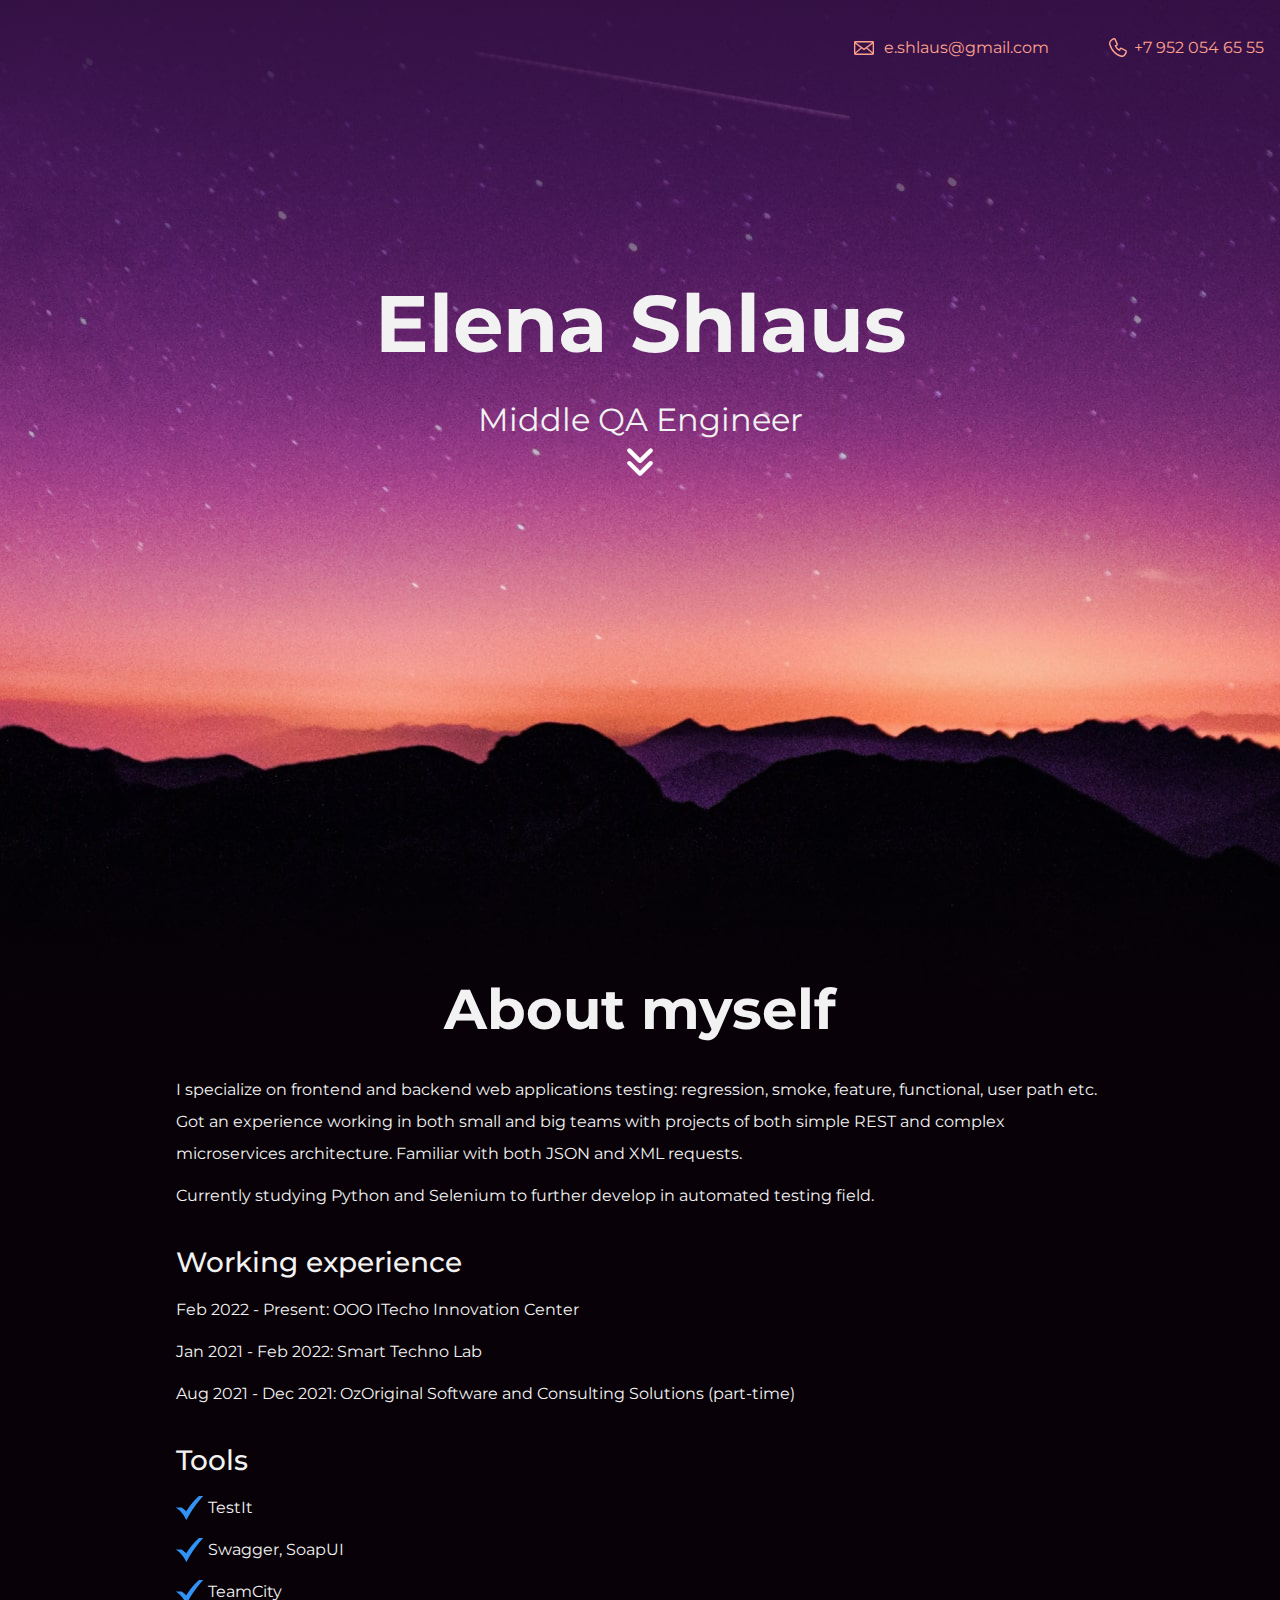
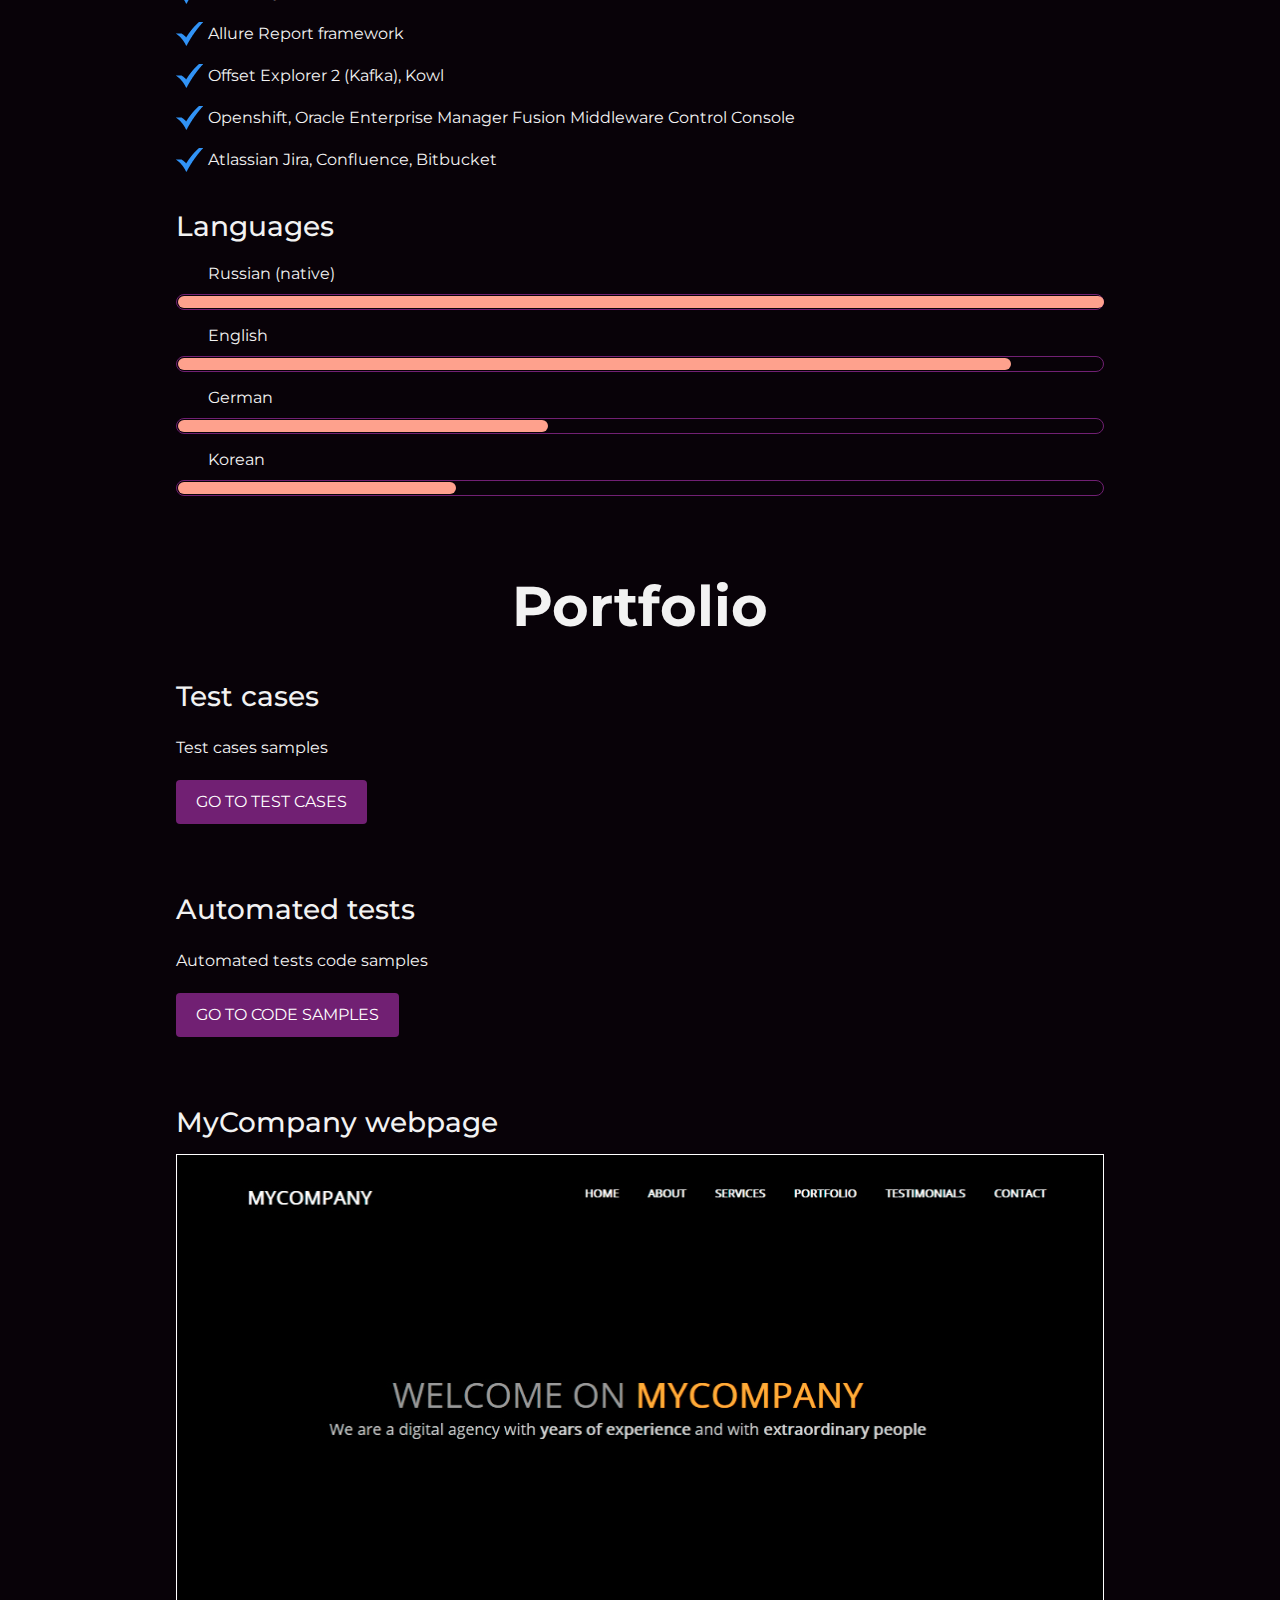
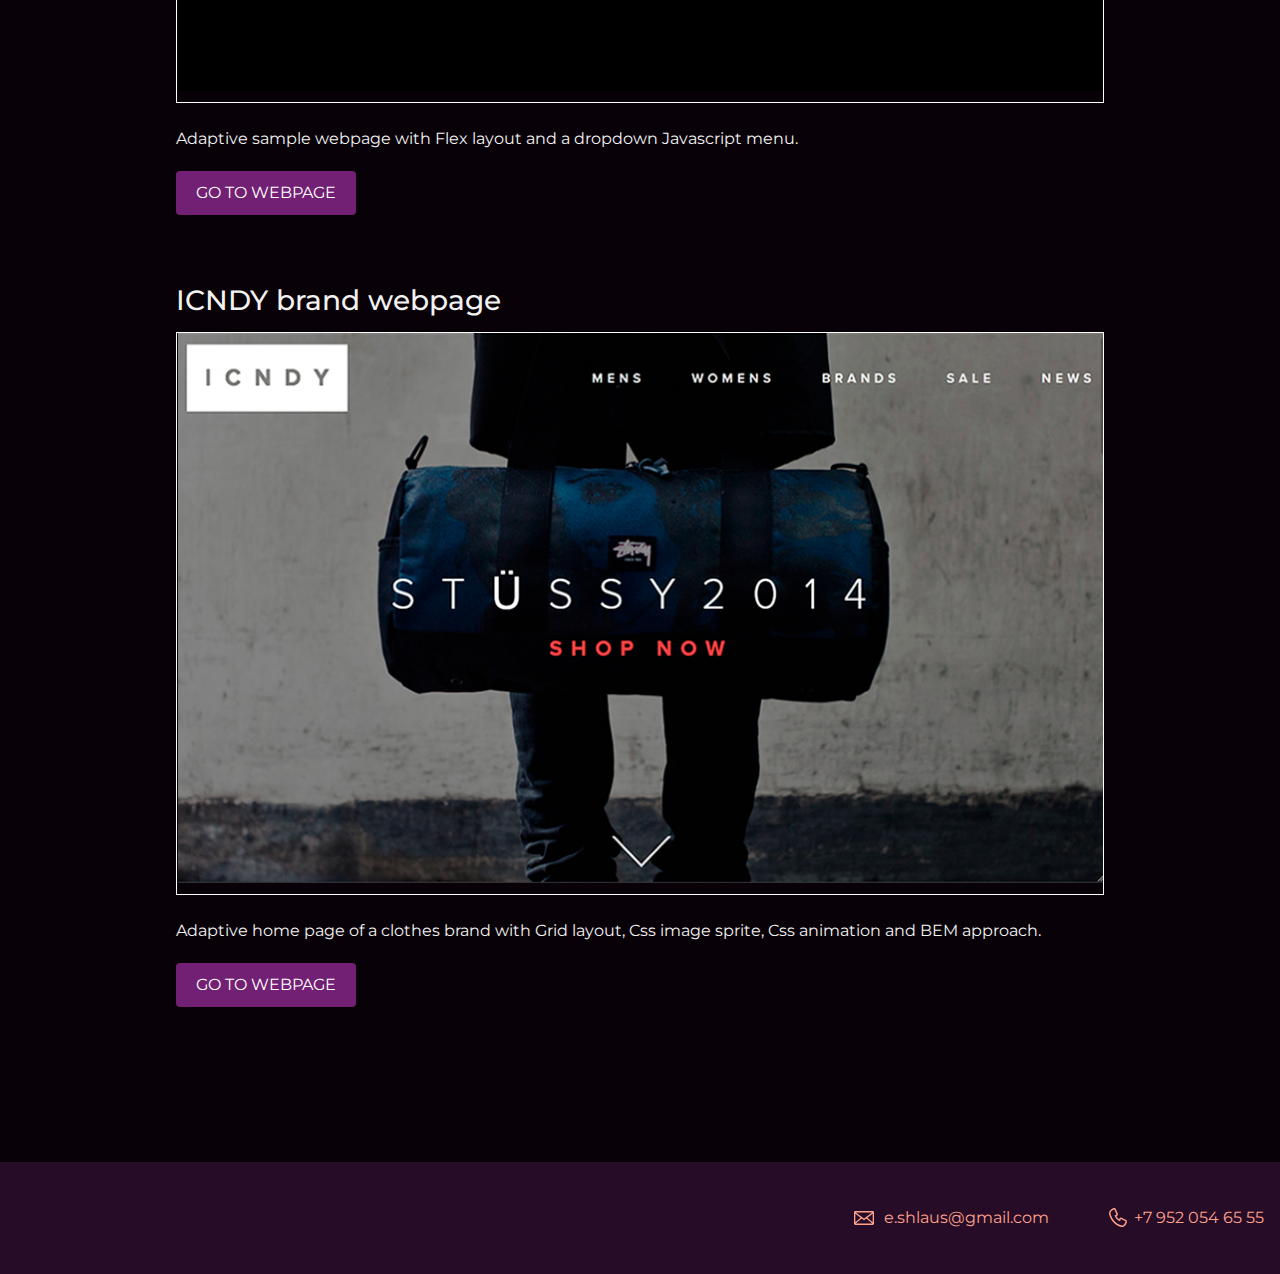
<file: index.html>
<!DOCTYPE html>
<html lang="ru">
  <head>
    <meta charset="UTF-8">
    <link rel="stylesheet" href="style.css">
	  <link href="https://fonts.googleapis.com/css?family=Montserrat:400,500,700|Old+Standard+TT&display=swap&subset=cyrillic" rel="stylesheet">
    <title>QA Engineer portfolio</title> 
  </head>

  <body>
    <header class="page-header">
      <div class="container">
        <a class="header-email" href="mailto:e.shlaus@gmail.com">e.shlaus@gmail.com</a>
        <a class="header-phone" href="tel:+79520546555">+7 952 054 65 55</a>
      </div>
    </header>

    <section class="hero-title">
      <div class="container">
        <h1 class="heading">Elena Shlaus</h1>
        <p>Middle QA Engineer</p>
        <a class="btn" href="#intro">
          <img class="arrow" src="img/arrow-down.svg" alt="Перейти ниже">
        </a>
      </div>
    </section>

    <section id= "intro" class="intro">
      <div class="container">
        <h2 class="subheading">About myself</h2>
        <p>I specialize on frontend and backend web applications testing: regression, smoke, feature, functional, user path etc. Got an experience working in both small and big teams with projects of both simple REST and complex microservices architecture. Familiar with both JSON and XML requests.</p>
        <p>Currently studying Python and Selenium to further develop in automated testing field.</p>
	  <!-- <figure class="user-image">
 		<img src="files/me.jpg" width="928" height="612" alt="Фотография Неопознанного Енота">
    </figure> -->
        <h3>Working experience</h3>
        <p>Feb 2022 - Present: OOO ITecho Innovation Center</p>
        <p>Jan 2021 - Feb 2022:  Smart Techno Lab</p>
        <p>Aug 2021 - Dec 2021:  OzOriginal Software and Consulting Solutions (part-time)</p>
        
        <div class="skills">
          <h3>Tools</h3>
         <!-- <dl class="skills-list">
           <dt class="skill-html">HTML</dt>
           <dd class="level"><div style="width: 70%;">70%</div></dd>
           <dt class="skill-css">CSS</dt>
           <dd class="level"><div style="width: 70%;">70%</div></dd>
           <dt class="skill-js">Javascript</dt>
           <dd class="level"><div style="width: 40%;">40%</div></dd>
        </dl> -->
          <p class="other-skills">TestIt</p>
          <p class="other-skills">Swagger, SoapUI</p>
          <p class="other-skills">TeamCity</p>
          <p class="other-skills">Allure Report framework</p>
          <p class="other-skills">Offset Explorer 2 (Kafka), Kowl</p>
          <p class="other-skills">Openshift, Oracle Enterprise Manager Fusion Middleware Control Console</p>
          <p class="other-skills">Atlassian Jira, Confluence, Bitbucket</p>
        </div>

        <h3>Languages</h3>
        <dl class="skills-list">
          <dt>Russian (native)</dt>
          <dd class="level"><div style="width: 100%;">100%</div></dd>
          <dt>English</dt>
          <dd class="level"><div style="width: 90%;">90%</div></dd>
          <dt>German</dt>
          <dd class="level"><div style="width: 40%;">40%</div></dd>
          <dt>Korean</dt>
          <dd class="level"><div style="width: 30%;">30%</div></dd>
        </dl>
      </div>
    </section>

    <section class="portfolio">
      <div class="container">
        <h2 class="subheading">Portfolio</h2>

        <h3>Test cases</h3>
        <p>Test cases samples</p>
        <a class="button" href="https://yelena39.github.io/TestCases/">Go to Test cases</a>

        <h3>Automated tests</h3>
        <p>Automated tests code samples</p>
        <a class="button" href="https://yelena39.github.io/AutomatedTestsCode/">Go to code samples</a>

        <h3>MyCompany webpage</h3>
        <figure class="project-image">
          <img src="files/MyCompany.jpg" width="925" height="536" alt="Сайт MyCompany">
        </figure>
        <p>Adaptive sample webpage with Flex layout and a dropdown Javascript menu.</p>
        <a class="button" href="https://yelena39.github.io/LandingFlex/">Go to webpage</a>

        <h3>ICNDY brand webpage</h3>
        <figure class="project-image">
          <img src="files/ICNDY.jpg" width="925" height="550" alt="Сайт бренда ICNDY">
        </figure>
        <p>Adaptive home page of a clothes brand with Grid layout,  Css image sprite, Css animation and BEM approach.</p>
        <a class="button" href="https://yelena39.github.io/LandingGrid/">Go to webpage</a>
      </div>
    </section>

    <footer class="page-footer">
      <div class="container">
        <a class="footer-email" href="mailto:e.shlaus@gmail.com">e.shlaus@gmail.com</a>
        <a class="footer-phone" href="tel:+79520546555">+7 952 054 65 55</a>
      </div>
    </footer>
  </body>
</html>
</file>
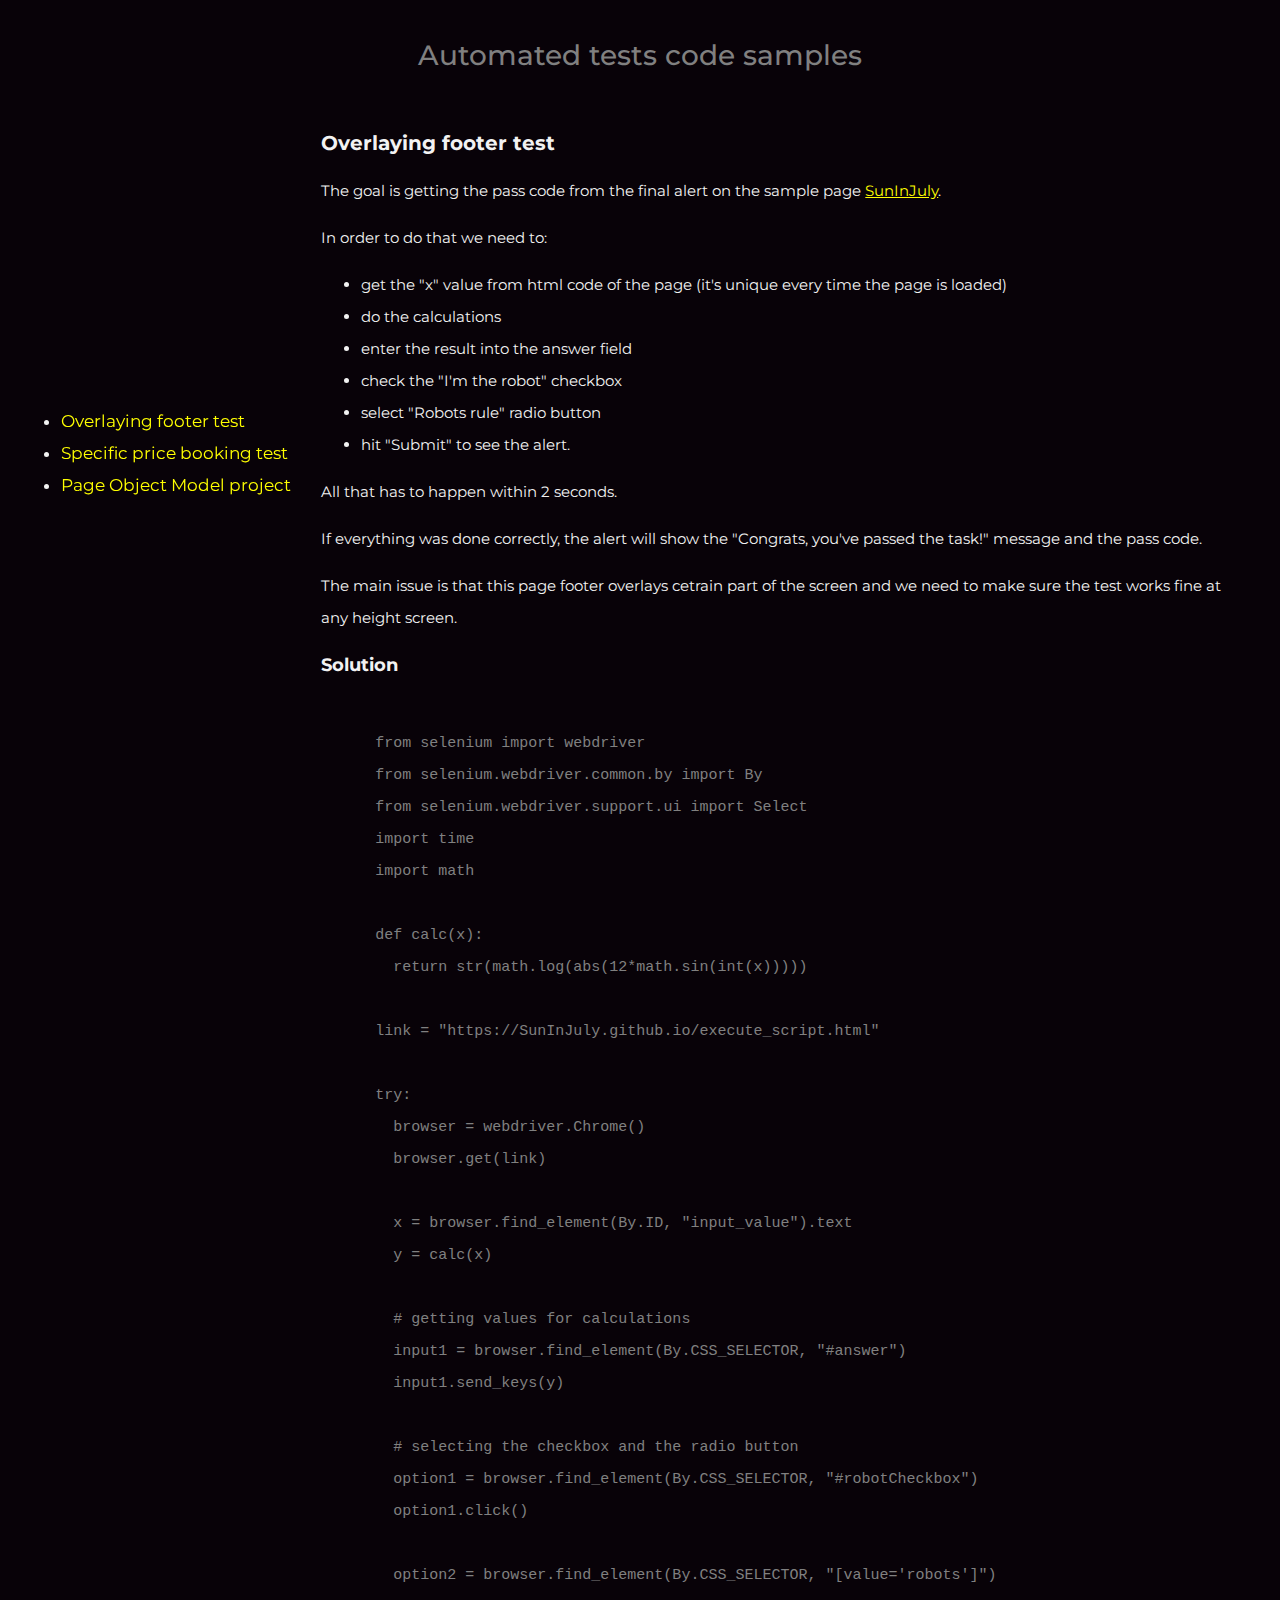
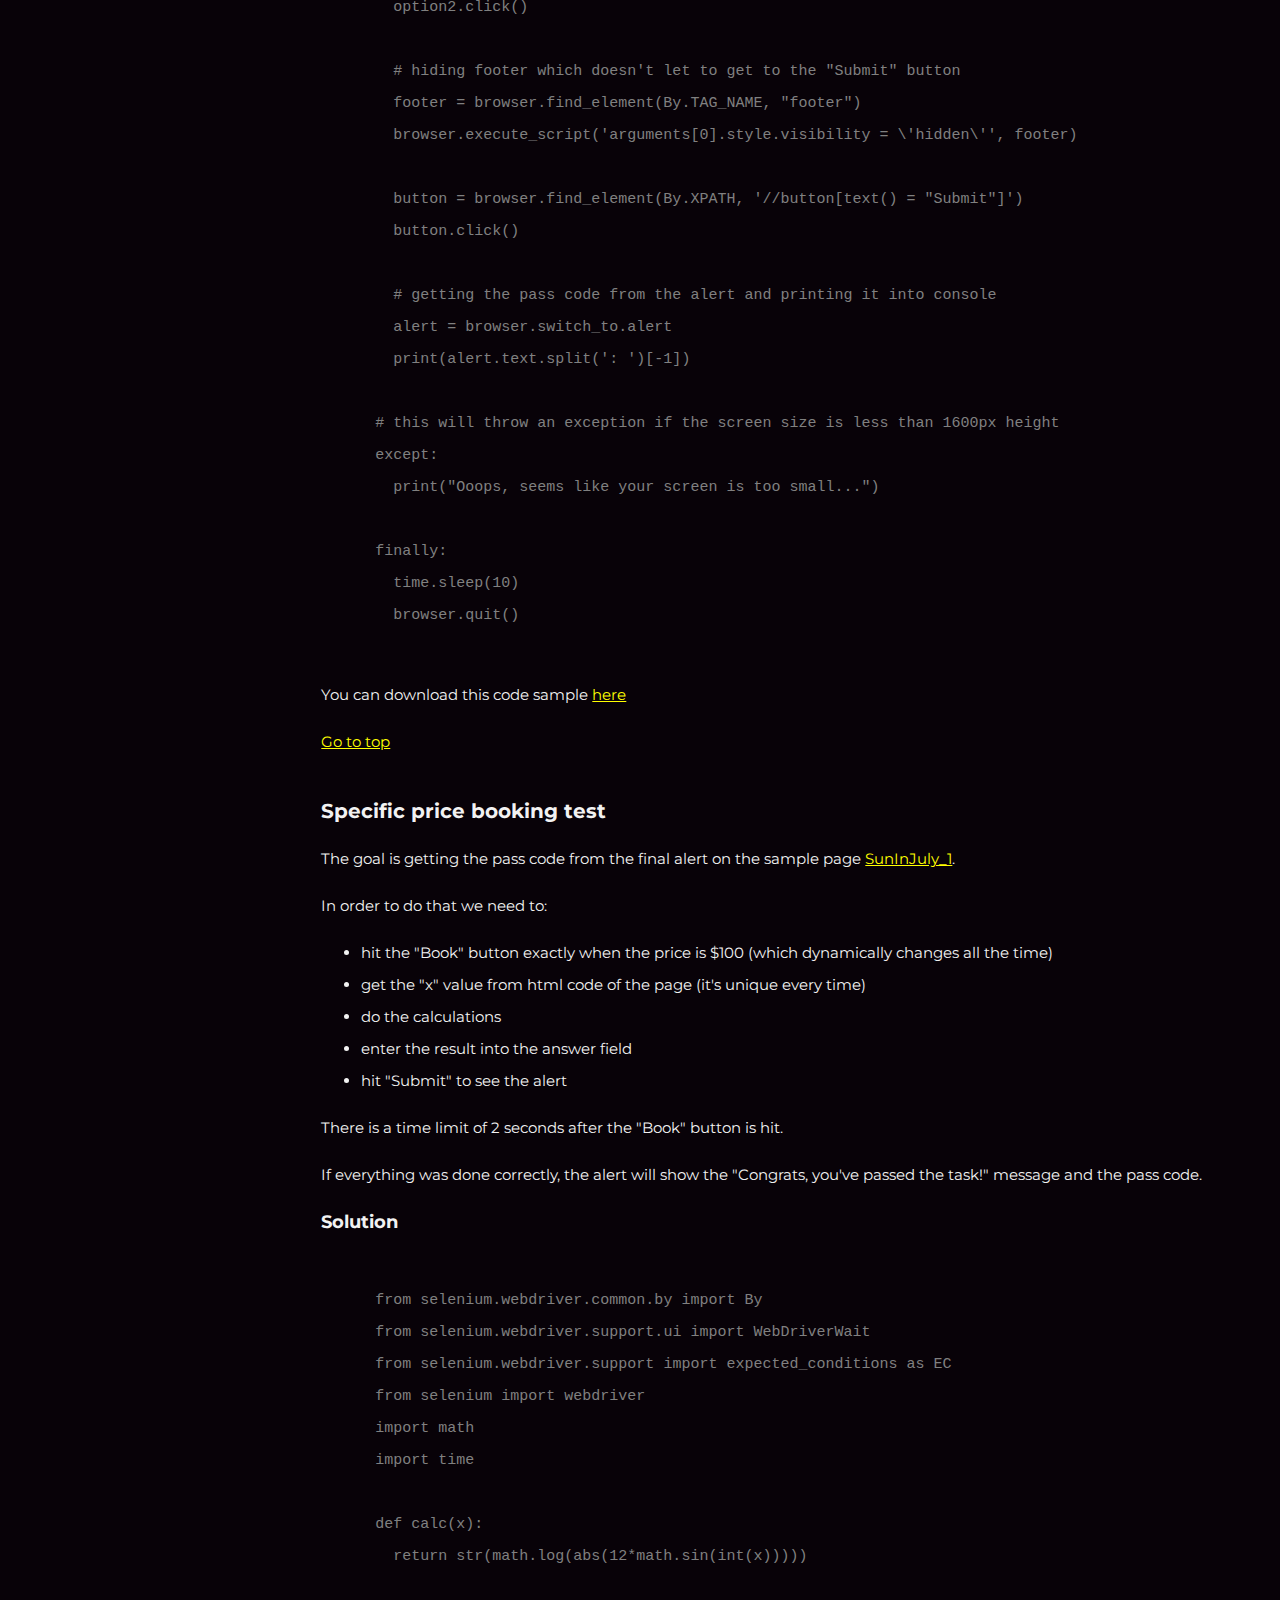
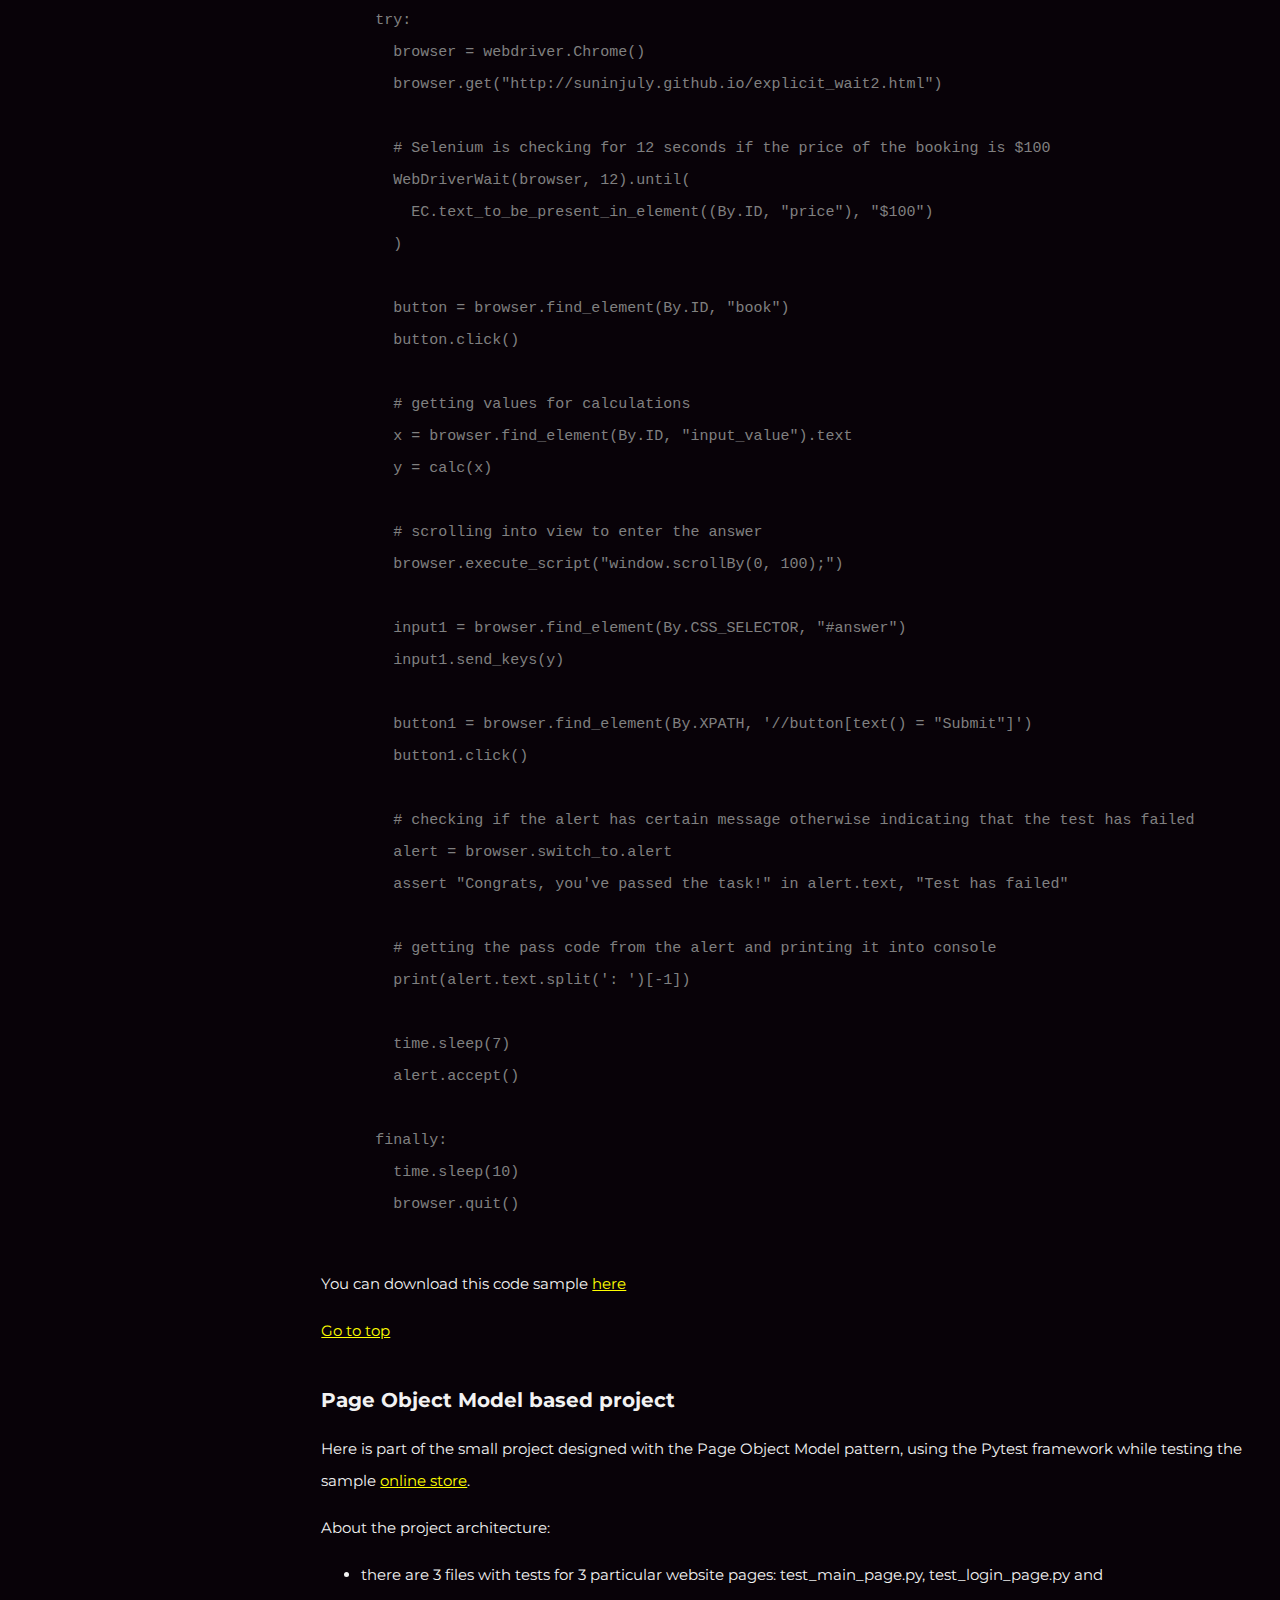
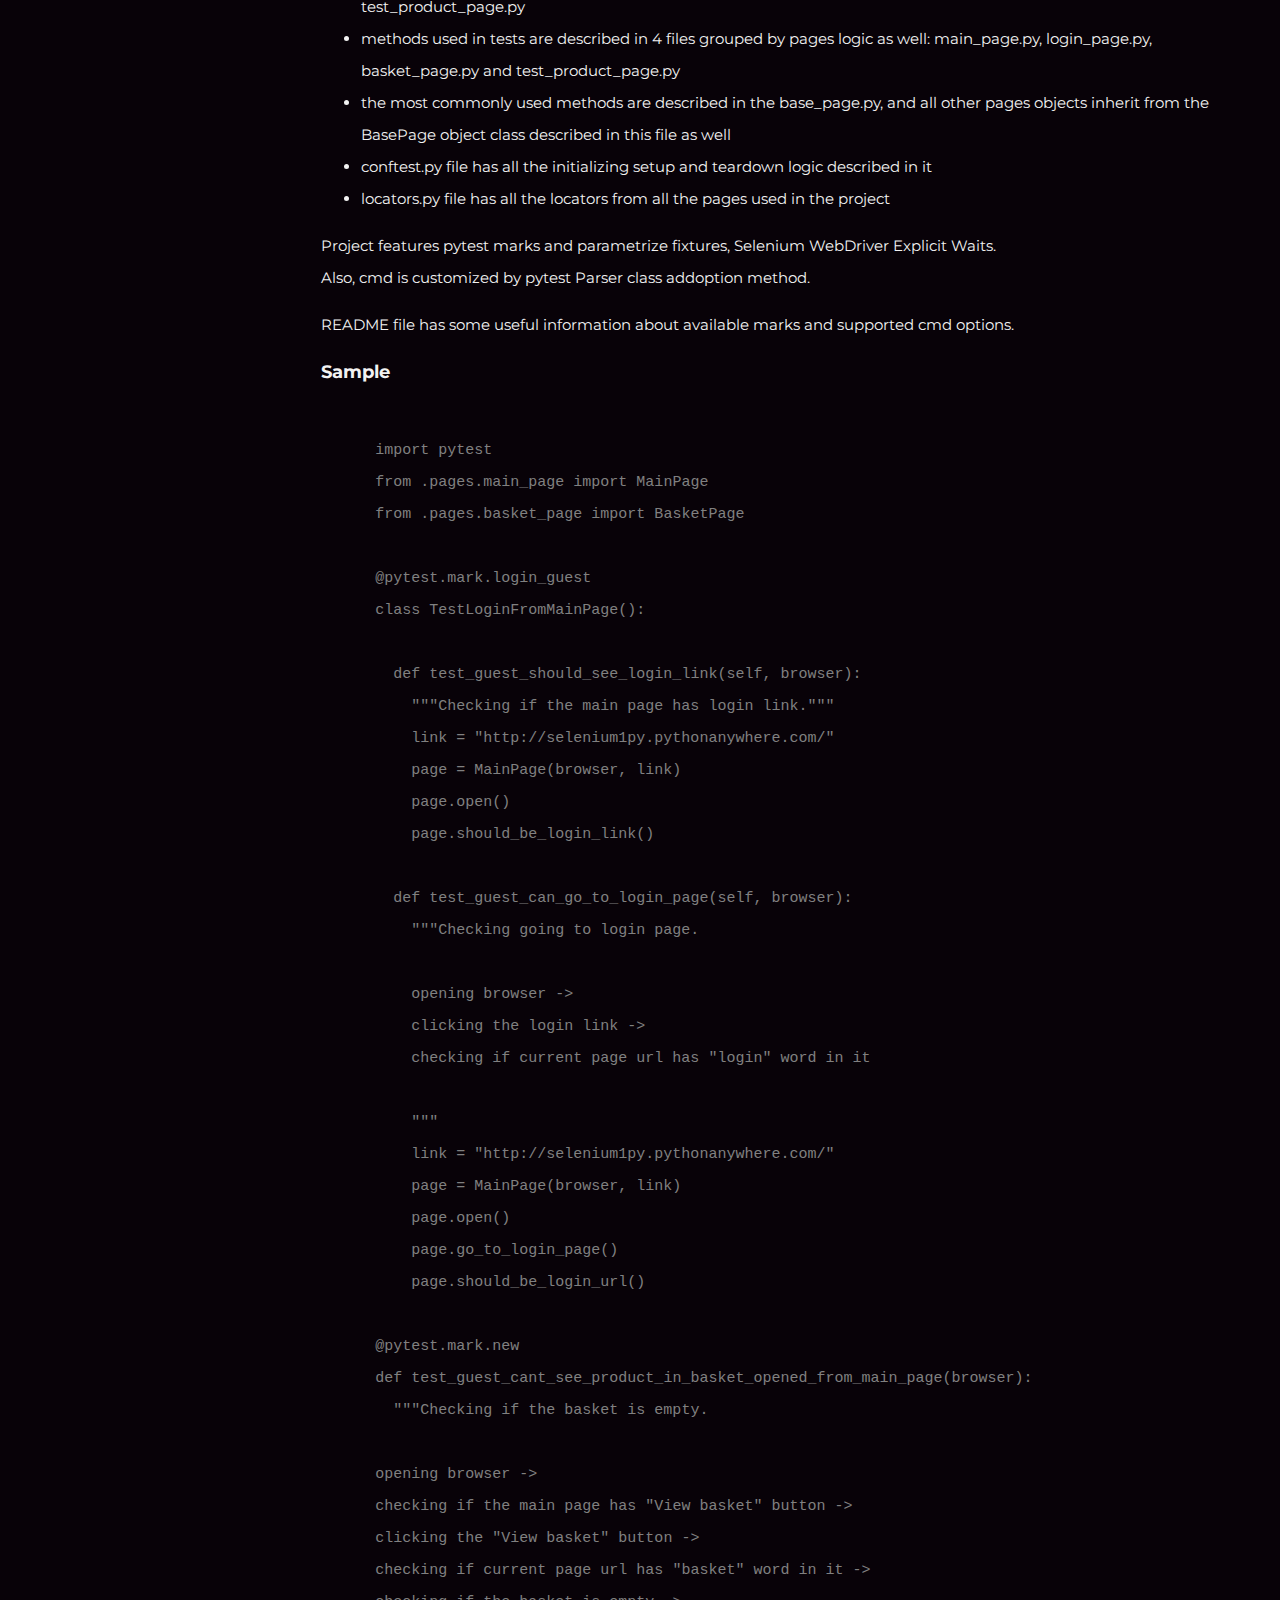
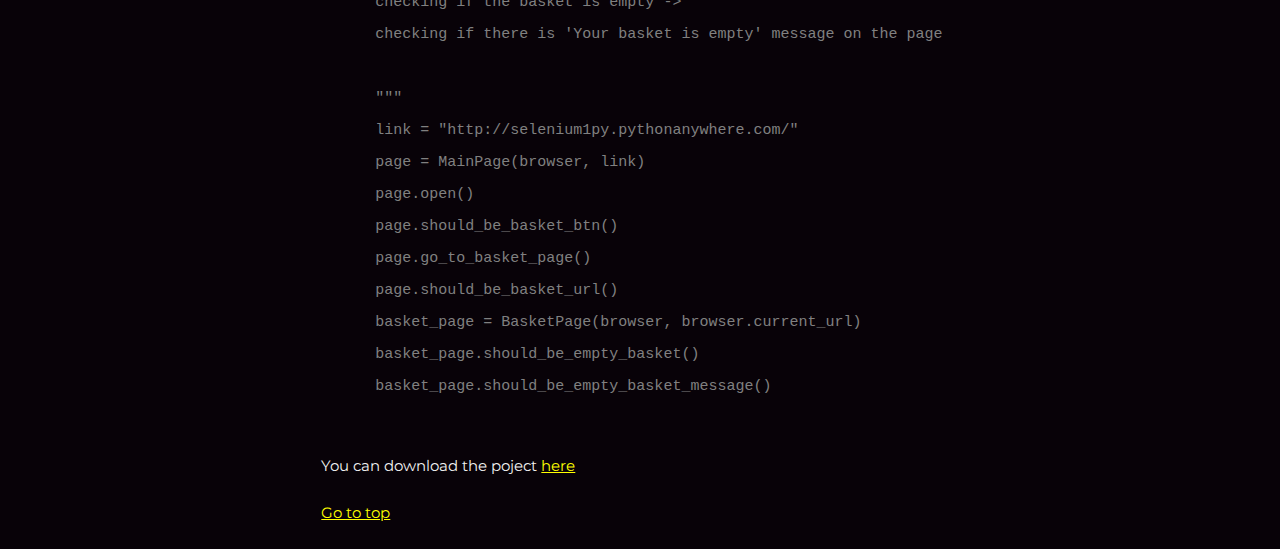
<file: AutomatedTestsCode/index.html>
<!DOCTYPE html>
<html lang="ru">
  <head>
    <meta charset="UTF-8">
    <link rel="stylesheet" href="style.css">
	  <link href="https://fonts.googleapis.com/css?family=Montserrat:400,500,700|Old+Standard+TT&display=swap&subset=cyrillic" rel="stylesheet">
    <title>QA Engineer portfolio</title> 
  </head>

  <body>
    <header class="page-header">
      <div name="top" class="container">
        <h3>Automated tests code samples</h3>
      </div>
    </header>

    <main>
      <section class="main__contents">
        <ul class="contents">
          <li><a class="link" href="#footer_test">Overlaying footer test</a></li>
          <li><a class="link" href="#booking_test">Specific price booking test</a></li>
          <li><a class="link" href="#pageobject_project">Page Object Model project</a></li>
        </ul>
      </section>

      
      <section class="main__tests">
        <div class="main__test">
          <a name="footer_test"></a>
          <h2>Overlaying footer test</h2>
          <p>The goal is getting the pass code from the final alert on the sample page <a class="link" href= "https://SunInJuly.github.io/execute_script.html">SunInJuly</a>.
          </p>
          <p>In order to do that we need to:</p>
            <ul>
              <li>get the "x" value from html code of the page (it's unique every time the page is loaded)</li>
              <li>do the calculations</li>
              <li>enter the result into the answer field</li>
              <li>check the "I'm the robot" checkbox</li>
              <li>select "Robots rule" radio button</li>
              <li>hit "Submit" to see the alert.</li>
            </ul>
          <p>All that has to happen within 2 seconds.</p>
          <p>If everything was done correctly, the alert will show the "Congrats, you've passed the task!" message and the pass code.
          </p>
          <p>The main issue is that this page footer overlays cetrain part of the screen and we need to make sure the test works fine at any height screen.
          </p>

          <h1>Solution</h1>
          <pre><code class="code">
      from selenium import webdriver
      from selenium.webdriver.common.by import By
      from selenium.webdriver.support.ui import Select
      import time
      import math 

      def calc(x):
        return str(math.log(abs(12*math.sin(int(x)))))

      link = "https://SunInJuly.github.io/execute_script.html"

      try:
        browser = webdriver.Chrome()
        browser.get(link)

        x = browser.find_element(By.ID, "input_value").text
        y = calc(x)

        # getting values for calculations
        input1 = browser.find_element(By.CSS_SELECTOR, "#answer")
        input1.send_keys(y)

        # selecting the checkbox and the radio button
        option1 = browser.find_element(By.CSS_SELECTOR, "#robotCheckbox")
        option1.click()

        option2 = browser.find_element(By.CSS_SELECTOR, "[value='robots']")
        option2.click()

        # hiding footer which doesn't let to get to the "Submit" button
        footer = browser.find_element(By.TAG_NAME, "footer")
        browser.execute_script('arguments[0].style.visibility = \'hidden\'', footer)

        button = browser.find_element(By.XPATH, '//button[text() = "Submit"]')
        button.click()

        # getting the pass code from the alert and printing it into console
        alert = browser.switch_to.alert
        print(alert.text.split(': ')[-1])

      # this will throw an exception if the screen size is less than 1600px height  
      except:
        print("Ooops, seems like your screen is too small...")

      finally:
        time.sleep(10)
        browser.quit()
          </code></pre>

          <p>You can download this code sample <a class="link" href="https://yelena39.github.io/AutomatedTestsCode/CodeSamples/WrongFooter.py">here</a></p>
          <a class="link" href="#top">Go to top</a>
        </div>

        <div class="main__test">
          <a name="booking_test"></a>
          <h2>Specific price booking test</h2>
          <p>The goal is getting the pass code from the final alert on the sample page <a class="link" href= "http://suninjuly.github.io/explicit_wait2.html">SunInJuly_1</a>.
          </p>
          <p>In order to do that we need to:</p>
            <ul>
              <li>hit the "Book" button exactly when the price is $100 (which dynamically changes all the time)</li>
              <li>get the "x" value from html code of the page (it's unique every time)</li>
              <li>do the calculations</li>
              <li>enter the result into the answer field</li>
              <li>hit "Submit" to see the alert</li>
            </ul>

          <p>There is a time limit of 2 seconds after the "Book" button is hit.</p>
          <p>If everything was done correctly, the alert will show the "Congrats, you've passed the task!" message and the pass code.
          </p>
            
          <h1>Solution</h1>
          <pre><code class="code">
      from selenium.webdriver.common.by import By
      from selenium.webdriver.support.ui import WebDriverWait
      from selenium.webdriver.support import expected_conditions as EC
      from selenium import webdriver
      import math
      import time

      def calc(x):
        return str(math.log(abs(12*math.sin(int(x)))))

      try:
        browser = webdriver.Chrome()
        browser.get("http://suninjuly.github.io/explicit_wait2.html")

        # Selenium is checking for 12 seconds if the price of the booking is $100
        WebDriverWait(browser, 12).until(
          EC.text_to_be_present_in_element((By.ID, "price"), "$100")
        )

        button = browser.find_element(By.ID, "book")
        button.click()            

        # getting values for calculations
        x = browser.find_element(By.ID, "input_value").text
        y = calc(x)

        # scrolling into view to enter the answer
        browser.execute_script("window.scrollBy(0, 100);")

        input1 = browser.find_element(By.CSS_SELECTOR, "#answer")
        input1.send_keys(y)

        button1 = browser.find_element(By.XPATH, '//button[text() = "Submit"]')
        button1.click()

        # checking if the alert has certain message otherwise indicating that the test has failed
        alert = browser.switch_to.alert
        assert "Congrats, you've passed the task!" in alert.text, "Test has failed"
                  
        # getting the pass code from the alert and printing it into console
        print(alert.text.split(': ')[-1])

        time.sleep(7)
        alert.accept()

      finally:
        time.sleep(10)
        browser.quit()
          </code></pre>

          <p>You can download this code sample <a class="link" href="https://yelena39.github.io/AutomatedTestsCode/CodeSamples/BookingTest.py">here</a></p>
          <a class="link" href="#top">Go to top</a>
        </div>

        <div class="main__test">
          <a name="pageobject_project"></a>
          <h2>Page Object Model based project</h2>
          <p>Here is part of the small project designed with the Page Object Model pattern, using the Pytest framework while testing the sample <a class="link" href= "http://selenium1py.pythonanywhere.com/">online store</a>.
          </p>
          <p>About the project architecture:</p>
            <ul>
              <li>there are 3 files with tests for 3 particular website pages: test_main_page.py, test_login_page.py and test_product_page.py</li>
              <li>methods used in tests are described in 4 files grouped by pages logic as well: main_page.py, login_page.py, basket_page.py and test_product_page.py</li>
              <li>the most commonly used methods are described in the base_page.py, and all other pages objects inherit from the BasePage object class described in this file as well</li>
              <li>conftest.py file has all the initializing setup and teardown logic described in it</li>
              <li>locators.py file has all the locators from all the pages used in the project</li>
            </ul>

          <p>Project features pytest marks and parametrize fixtures, Selenium WebDriver Explicit Waits.
          <br>Also, cmd is customized by pytest Parser class addoption method. </p>
          <p>README file has some useful information about available marks and supported cmd options.
          </p>
            
          <h1>Sample</h1>
          <pre><code class="code">
      import pytest
      from .pages.main_page import MainPage
      from .pages.basket_page import BasketPage

      @pytest.mark.login_guest
      class TestLoginFromMainPage():

        def test_guest_should_see_login_link(self, browser):
          """Checking if the main page has login link."""
          link = "http://selenium1py.pythonanywhere.com/"
          page = MainPage(browser, link)
          page.open()
          page.should_be_login_link()

        def test_guest_can_go_to_login_page(self, browser):
          """Checking going to login page.

          opening browser -> 
          clicking the login link ->
          checking if current page url has "login" word in it

          """
          link = "http://selenium1py.pythonanywhere.com/"
          page = MainPage(browser, link)
          page.open()   
          page.go_to_login_page()
          page.should_be_login_url()

      @pytest.mark.new
      def test_guest_cant_see_product_in_basket_opened_from_main_page(browser):
        """Checking if the basket is empty.

      opening browser ->
      checking if the main page has "View basket" button ->
      clicking the "View basket" button ->
      checking if current page url has "basket" word in it ->
      checking if the basket is empty ->
      checking if there is 'Your basket is empty' message on the page

      """
      link = "http://selenium1py.pythonanywhere.com/"
      page = MainPage(browser, link)
      page.open()
      page.should_be_basket_btn()
      page.go_to_basket_page()
      page.should_be_basket_url()
      basket_page = BasketPage(browser, browser.current_url)
      basket_page.should_be_empty_basket()
      basket_page.should_be_empty_basket_message()
          </code></pre>

          <p>You can download the poject <a class="link" href="https://github.com/Yelena39/Autotest_project.git">here</a></p>
          <a class="link" href="#top">Go to top</a>
        </div>
      </section>


    </main>
  </body>
</html>
</file>
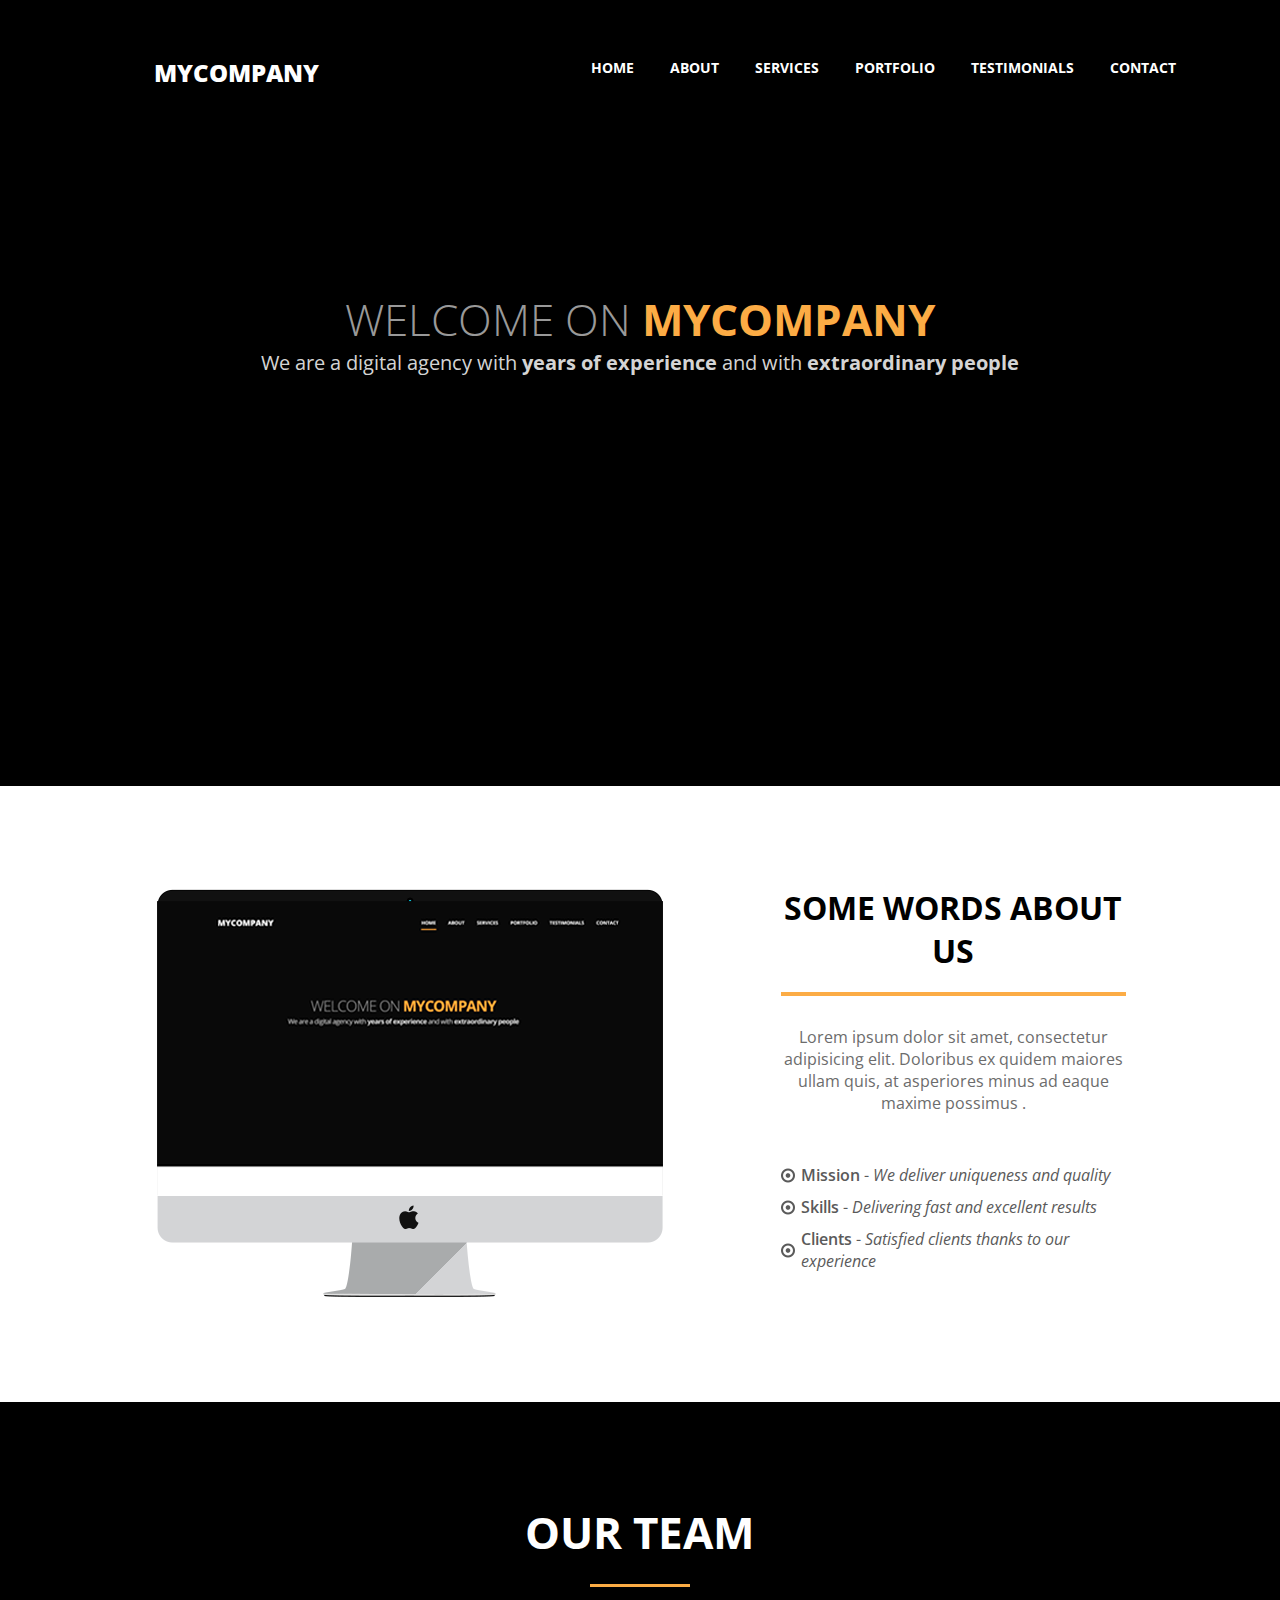
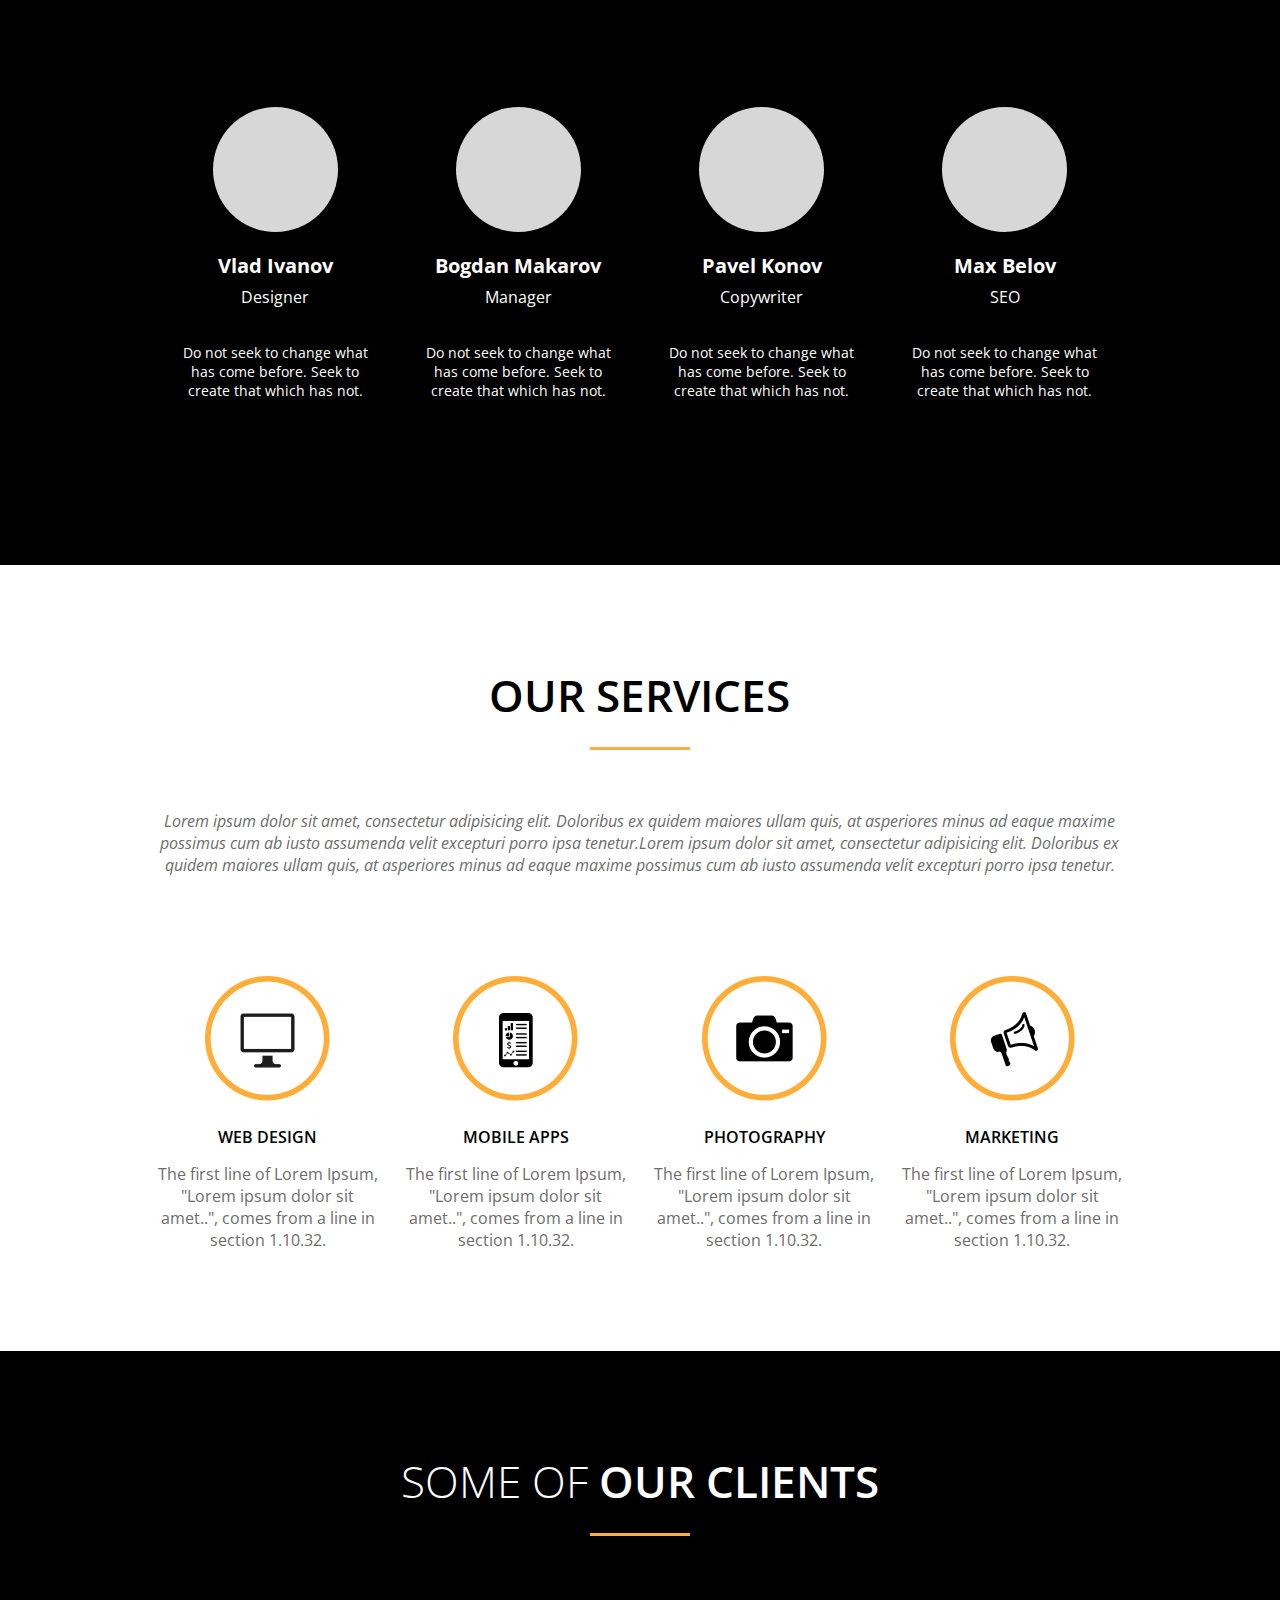
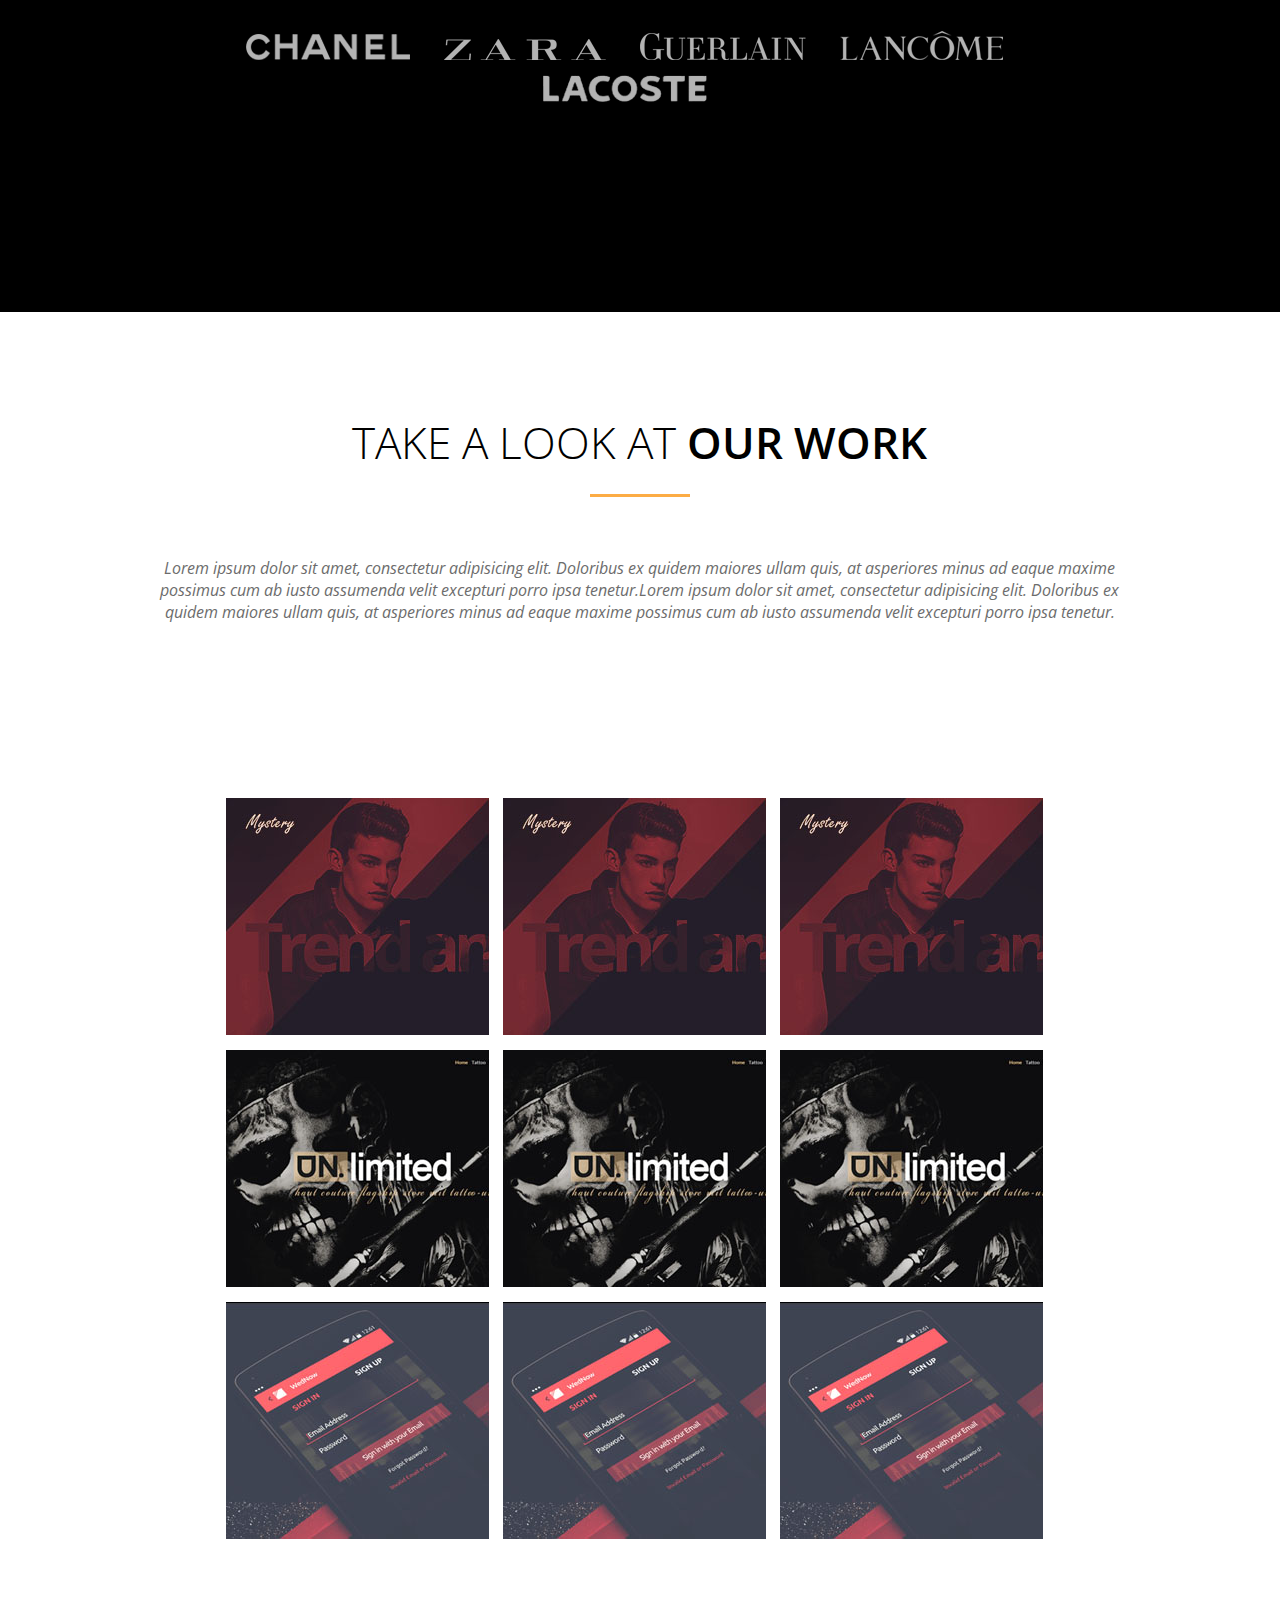
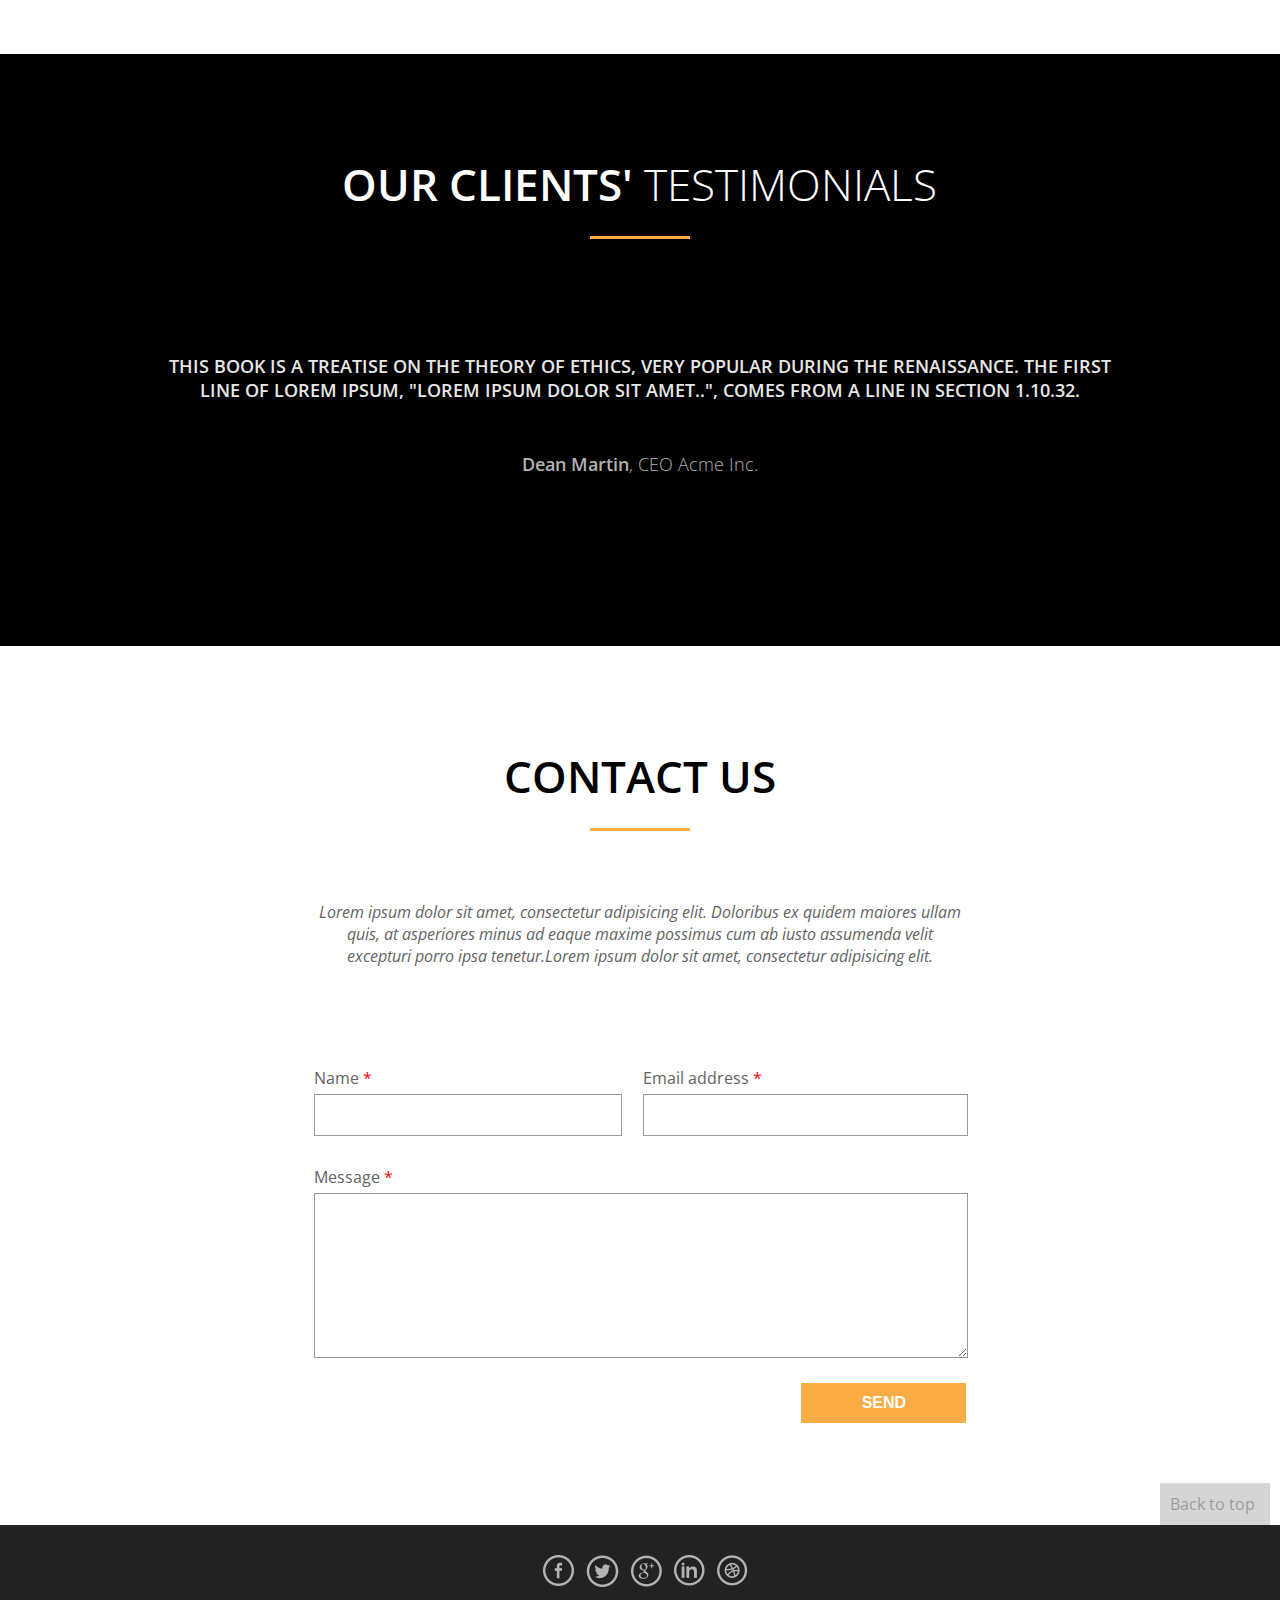
<file: landing/index.html>
<!DOCTYPE html >
<html lang="ru">
<head>
	<title>MyCompany</title>
	<meta charset="utf-8" >
	<link rel="stylesheet" href="style.css" />
	<link href="https://fonts.googleapis.com/css2?family=Open+Sans&display=swap" rel="stylesheet">
	
</head>
<body>
	<header>
	<a name="#top"></a>
	<div class="header__logo"><p>mycompany</p></div>
	<nav>
		<div class="topnav" id="myTopnav">
			<a href="#main__welcome">HOME</a>
			<a href="#main__about">ABOUT</a>
			<a href="#main__services">SERVICES</a>
			<a href="#main__clients">PORTFOLIO</a>
			<a href="#main__testimonials">TESTIMONIALS</a>
			<a href="#contact__form">CONTACT</a>
			<a href="#" class="icon" id="menu">&#9776;</a>
		</div>
	</nav>
	</header>
	<main>
		<section class="main__welcome">
			<a name="main__welcome"></a>
			<h1>WELCOME ON <span class="mycompany">MYCOMPANY</span></h1>
			<p>We are a digital agency with <b>years of experience</b> and with <b>extraordinary people</b></p>
		</section>
		<section class="main__about"><a name="main__about"></a>
			<div class="wrapper">
				<div class="about__left">
					<img class="mw-100" src="img/Mac.png" alt="Mac">
				</div>
				<div class="about__right">
					<h1>SOME WORDS ABOUT US</h1>
					<p>Lorem ipsum dolor sit amet, consectetur adipisicing elit. Doloribus ex quidem maiores ullam quis, at asperiores minus ad eaque maxime possimus .</p>
					<ul>
						<li><span class="semibold">Mission</span> - <i>We deliver uniqueness and quality</i></li>
						<li><span class="semibold">Skills</span> - <i>Delivering fast and excellent results</i></li>
						<li><span class="semibold">Clients</span> - <i>Satisfied clients thanks to our experience</i></li>
					</ul>
				</div>
			</div>
		</section>
		<section class="main__team">
			<div class="wrapper">
				<h1>OUR TEAM</h1>
					<div class="team__cards">
					<div class="card">
						<div class="photo"></div>
						<h4 class="name">Vlad Ivanov</h4>
						<p class="position">Designer</p>
						<p class="about__position">Do not seek to change what has come before. Seek to create that which has not.</p>
					</div>
					<div class="card">
						<div class="photo"></div>
						<h4 class="name">Bogdan Makarov</h4>
						<p class="position">Manager</p>
						<p class="about__position">Do not seek to change what has come before. Seek to create that which has not.</p>
					</div>
					<div class="card">
						<div class="photo"></div>
						<h4 class="name">Pavel Konov</h4>
						<p class="position">Copywriter</p>
						<p class="about__position">Do not seek to change what has come before. Seek to create that which has not.</p>
					</div>
					<div class="card">
						<div class="photo"></div>
						<h4 class="name">Max Belov</h4>
						<p class="position">SEO</p>
						<p class="about__position">Do not seek to change what has come before. Seek to create that which has not.</p>
					</div>
				</div>
			</div>
		</section>
		<section class="main__services">
			<a name="main__services"></a>
			<div class="wrapper">
				<h1>OUR SERVICES</h1>
				<p><i>Lorem ipsum dolor sit amet, consectetur adipisicing elit. Doloribus ex quidem maiores ullam quis, at asperiores minus ad eaque maxime possimus cum ab iusto assumenda velit excepturi porro ipsa tenetur.Lorem ipsum dolor sit amet, consectetur adipisicing elit. Doloribus ex quidem maiores ullam quis, at asperiores minus ad eaque maxime possimus cum ab iusto assumenda velit excepturi porro ipsa tenetur.</i></p>
				<div class="services__cards">
					<div class="services__card">
						<img src="img/Webdesign.png" alt="Web design">
						<h4>WEB DESIGN</h4>
						<p>The first line of Lorem Ipsum, "Lorem ipsum dolor sit amet..", comes from a line in section 1.10.32.</p>
					</div>
					<div class="services__card">
						<img src="img/Mobileapps.png" alt="Web design">
						<h4>MOBILE APPS</h4>
						<p>The first line of Lorem Ipsum, "Lorem ipsum dolor sit amet..", comes from a line in section 1.10.32.</p>
					</div>
					<div class="services__card">
						<img src="img/Photography.png" alt="Web design">
						<h4>PHOTOGRAPHY</h4>
						<p>The first line of Lorem Ipsum, "Lorem ipsum dolor sit amet..", comes from a line in section 1.10.32.</p>
					</div>
					<div class="services__card">
						<img src="img/Marketing.png" alt="Web design">
						<h4>MARKETING</h4>
						<p>The first line of Lorem Ipsum, "Lorem ipsum dolor sit amet..", comes from a line in section 1.10.32.</p>
					</div>
				</div>
			</div>
		</section>
		<section class="main__clients">
			<a name="main__clients"></a>
			<div class="wrapper">
				<h1>SOME OF<span class="semibold"> OUR CLIENTS</span></h1>
				<div class="clients">
					<img src="img/Chanel.png" alt="Chanel">
					<img src="img/Zara.png" alt="Zara">
					<img src="img/Guerlain.png" alt="Guerlain">
					<img src="img/Lancome.png" alt="Lancome">
					<img src="img/Lacoste.png" alt="Lacoste">
				</div>
			</div>
		</section>
		<section class="main__work">
			<div class="wrapper">
				<h1>TAKE A LOOK AT <span class="semibold">OUR WORK</span></h1>
				<p><i>Lorem ipsum dolor sit amet, consectetur adipisicing elit. Doloribus ex quidem maiores ullam quis, at asperiores minus ad eaque maxime possimus cum ab iusto assumenda velit excepturi porro ipsa tenetur.Lorem ipsum dolor sit amet, consectetur adipisicing elit. Doloribus ex quidem maiores ullam quis, at asperiores minus ad eaque maxime possimus cum ab iusto assumenda velit excepturi porro ipsa tenetur.</i></p>

				<div class="gallery">
					<div class="line1">
						<img src="img/1.jpg" alt="work 1">
						<img src="img/1.jpg" alt="work 1">
						<img src="img/1.jpg" alt="work 1">
						<img src="img/1.jpg" alt="work 1">
					</div>
					<div class="line2">
						<img src="img/2.jpg" alt="work 2">
						<img src="img/2.jpg" alt="work 2">
						<img src="img/2.jpg" alt="work 2">
						<img src="img/2.jpg" alt="work 2">
					</div>
					<div class="line3">
						<img src="img/3.jpg" alt="work 3">
						<img src="img/3.jpg" alt="work 3">
						<img src="img/3.jpg" alt="work 3">
						<img src="img/3.jpg" alt="work 3">
					</div>
				</div>
			</div>
		</section>
		<section class="main__testimonials">
			<a name="main__testimonials"></a>
			<div class="wrapper">
				<h1><span class="semibold">OUR CLIENTS'</span> TESTIMONIALS</h1>
				<p class="testimonial semibold">This book is a treatise on the theory of ethics, very popular during the Renaissance. The first line of Lorem Ipsum, "Lorem ipsum dolor sit amet..", comes from a line in section 1.10.32.</p>
				<p class="client"><span class="semibold">Dean Martin</span>, CEO Acme Inc.</p>
			</div>
		</section>
		<section class="contact__form">
			<a name="contact__form"></a>
			<div class="contact__wrapper">
				<h1><span class="semibold">CONTACT US</span></h1>
				<p><i>Lorem ipsum dolor sit amet, consectetur adipisicing elit. Doloribus ex quidem maiores ullam quis, at asperiores minus ad eaque maxime possimus cum ab iusto assumenda velit excepturi porro ipsa tenetur.Lorem ipsum dolor sit amet, consectetur adipisicing elit.</i></p>
				<form action="#" name="newform" method="post">
					<div class="form__inputs">
						<p>Name <span class="red">*</span>
						<input type="text"></p>
						<p>Email address <span class="red">*</span>
						<input type="email"></p>
					</div>
					<p>Message <span class="red">*</span></p>
					<textarea name="text"></textarea>
					<div class="button__block">
						<input type="submit" value="SEND">
					</div>
			</div>
		</section>
		<div class="top__button">
			<a href="#top">Back to top</a>
		</div>
	</main>

	<footer>
		<div class="social">
			<div class="wrapper">
				<a href="#"><img src="img/facebook.png" alt="facebook"></a>
				<a href="#"><img src="img/twitter.png" alt="twitter"></a>
				<a href="#"><img src="img/google.png" alt="google"></a>
				<a href="#"><img src="img/linkedin.png" alt="linkedin"></a>
				<a href="#"><img src="img/dribble.png" alt="dribble"></a>
			</div>
		</div>
	</footer>
	<script src="script.js"></script>
	
</body>
</html>
</file>
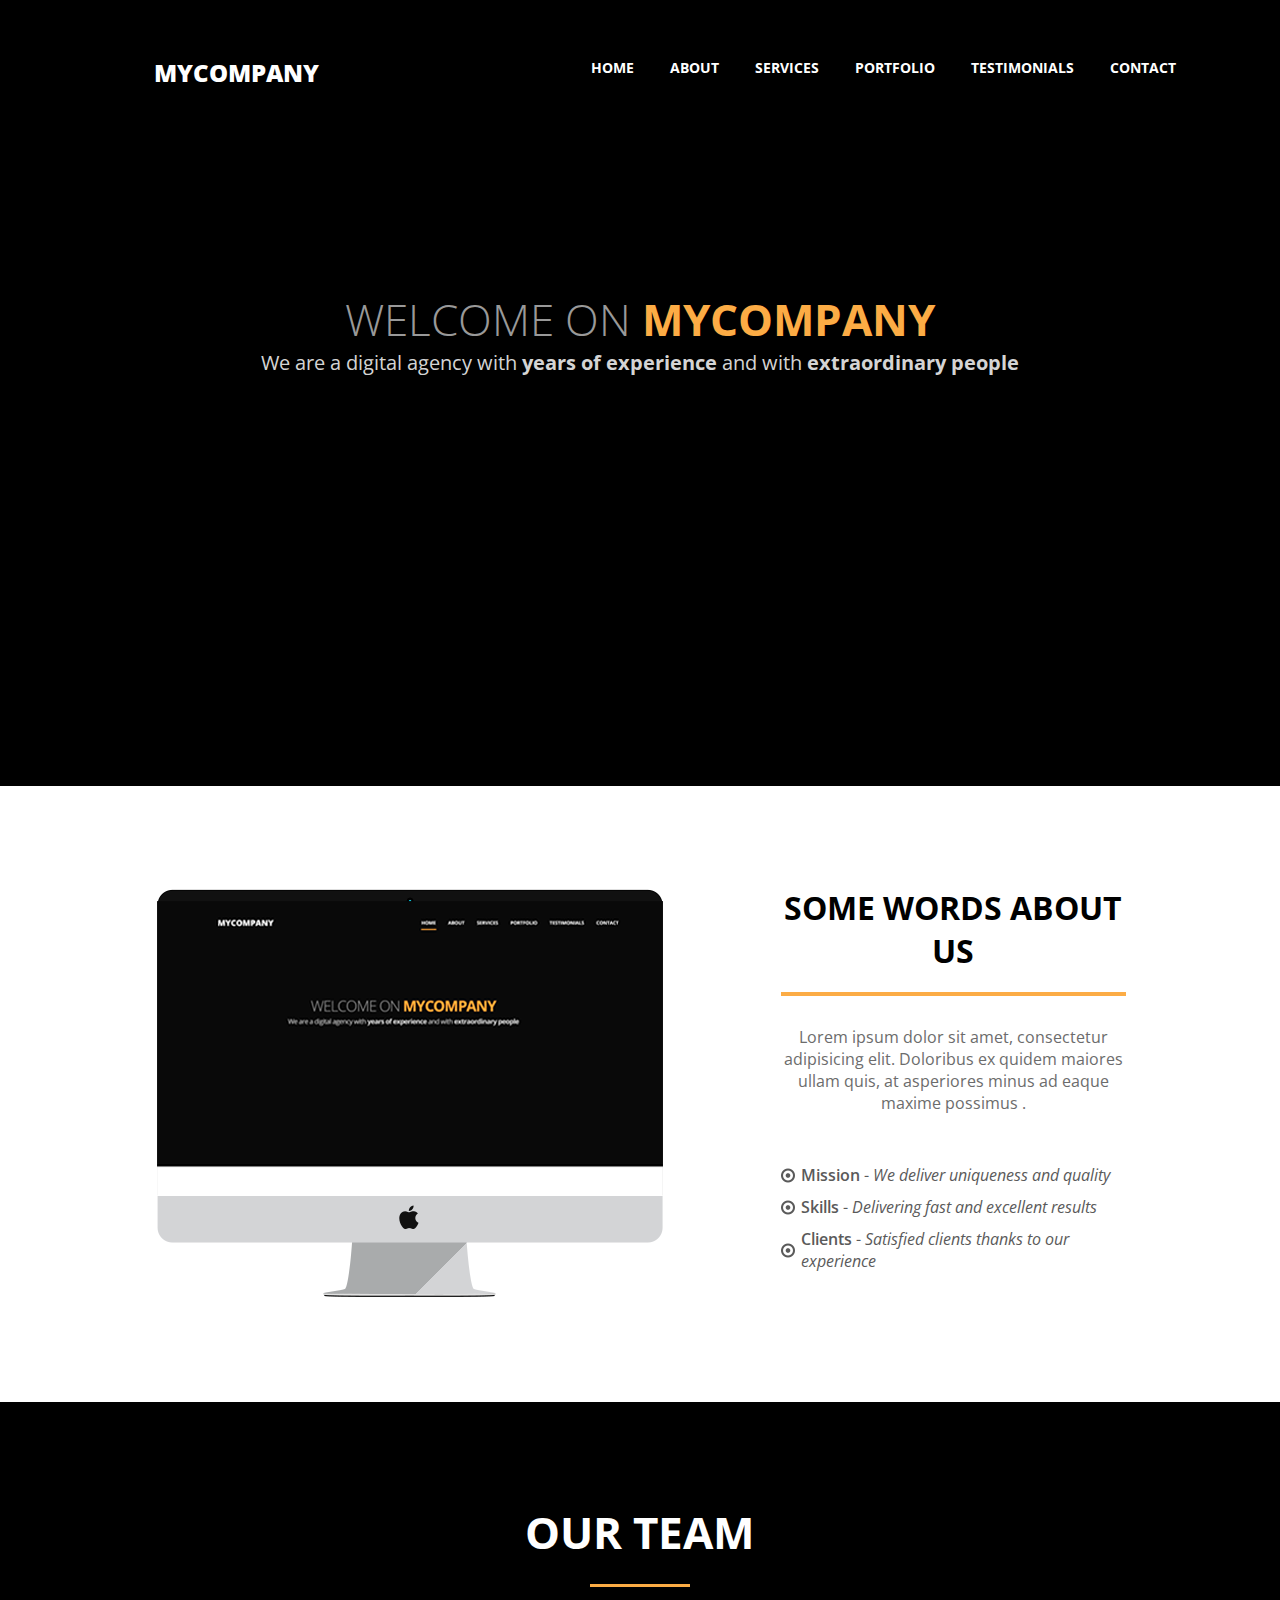
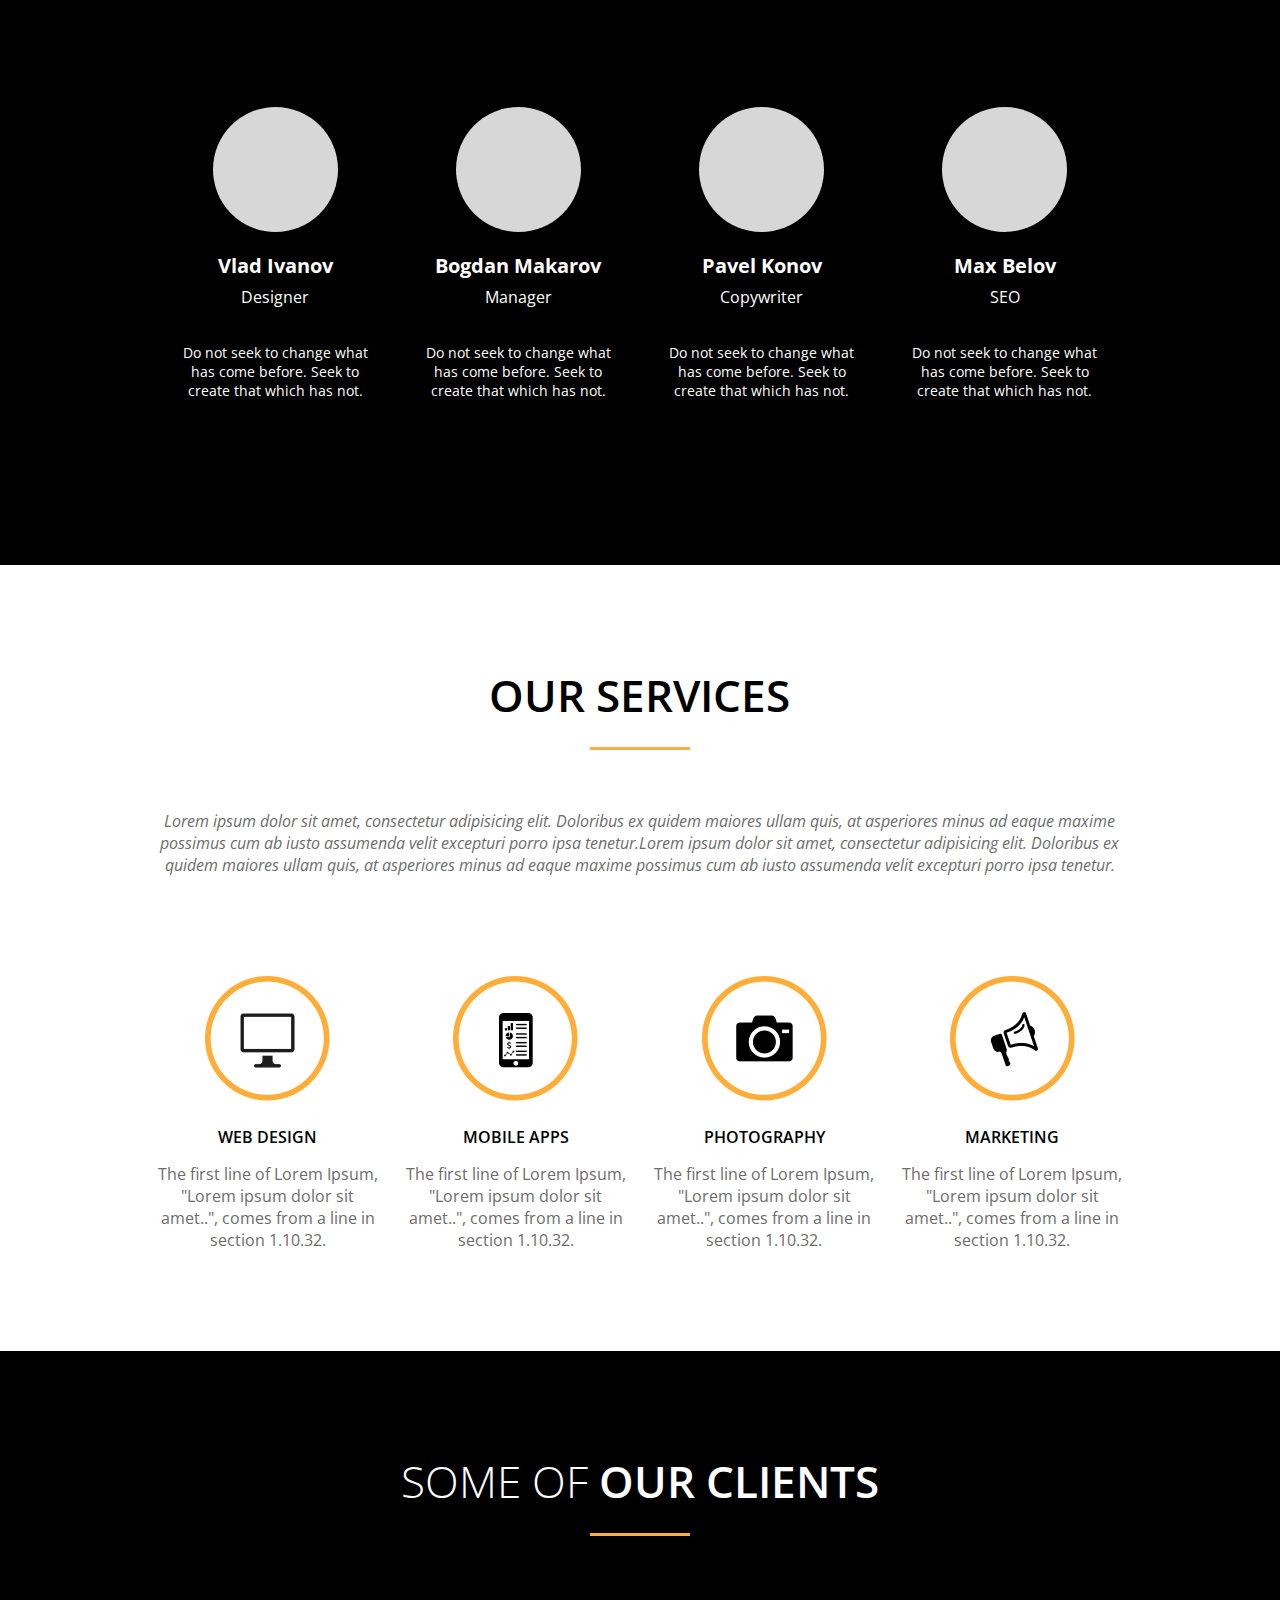
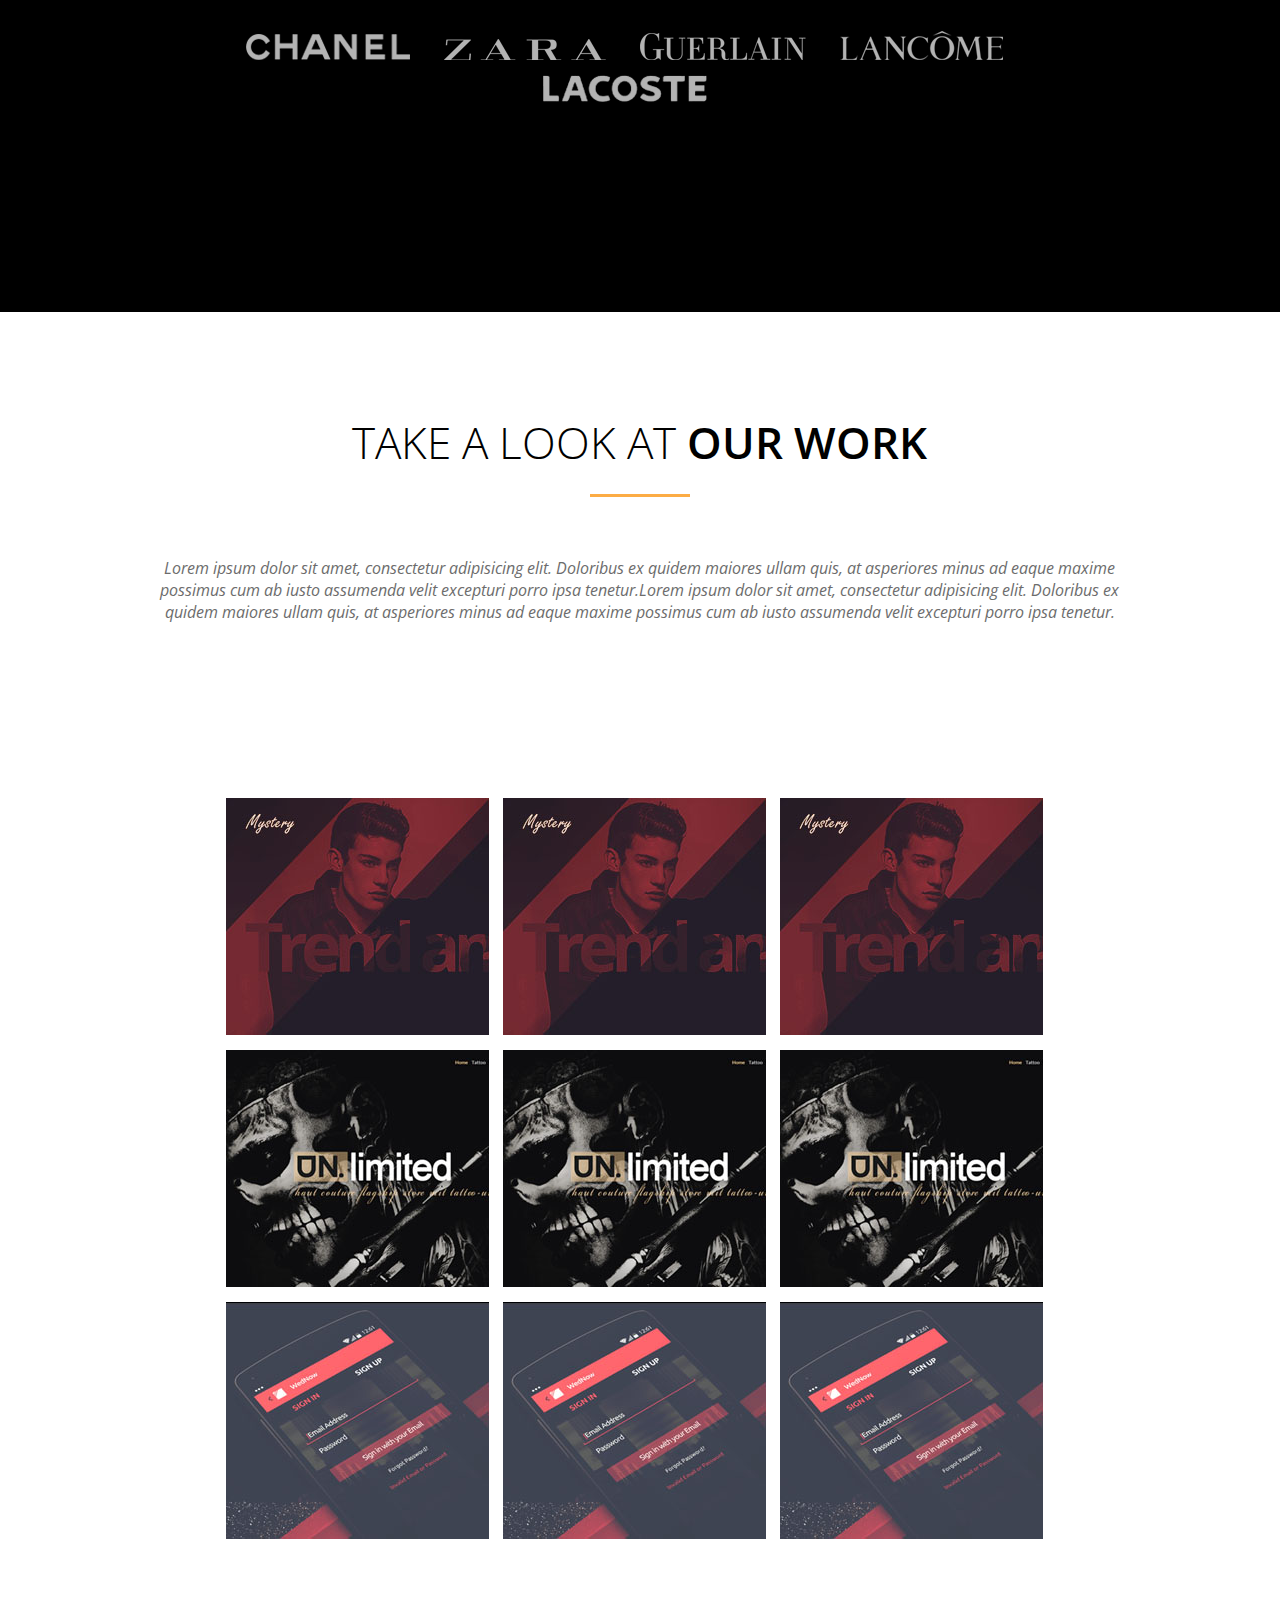
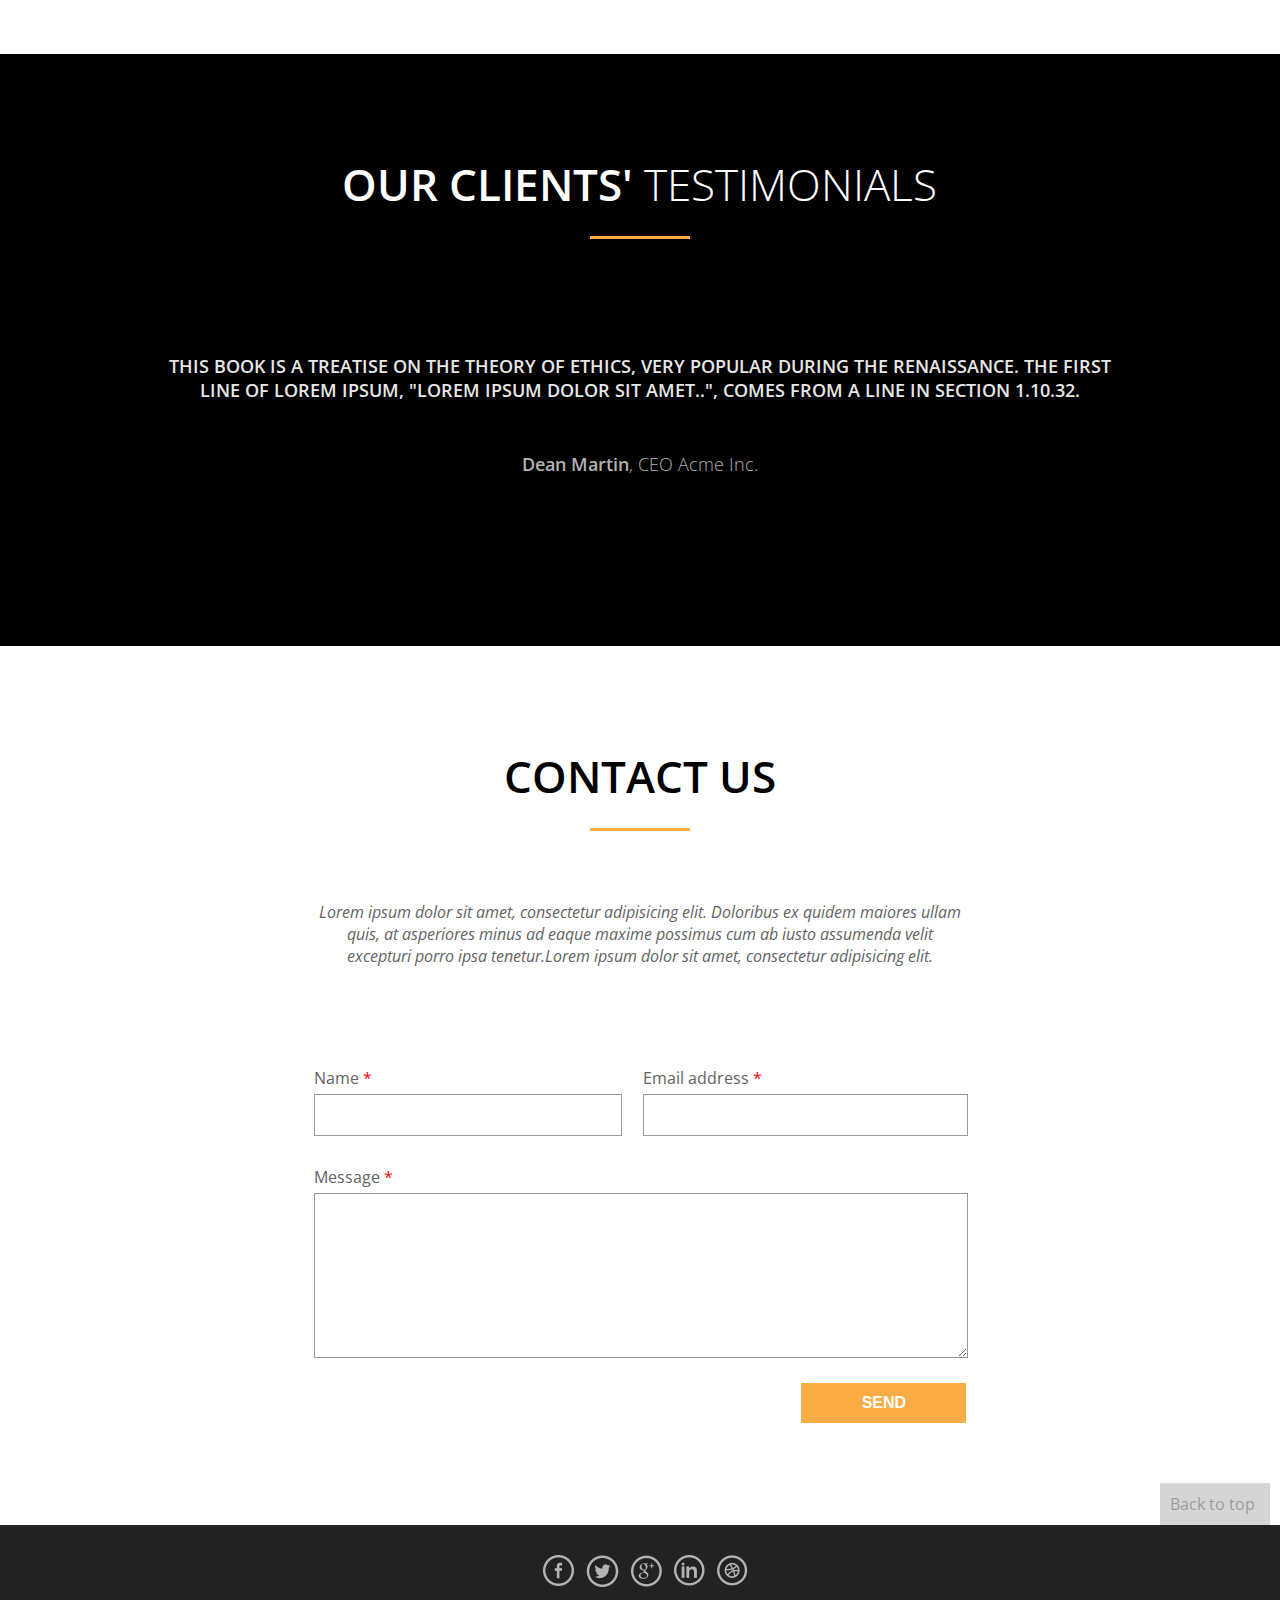
<file: LandingFlex/index.html>
<!DOCTYPE html >
<html lang="ru">
<head>
	<title>MyCompany</title>
	<meta charset="utf-8" >
	<link rel="stylesheet" href="style.css" />
	<link href="https://fonts.googleapis.com/css2?family=Open+Sans&display=swap" rel="stylesheet">
	
</head>
<body>

	<!-- Header -->
	<header>
	<a name="#top"></a>
	<div class="header__logo"><p>mycompany</p></div>
	<nav>
		<div class="topnav" id="myTopnav">
			<a href="#main__welcome">HOME</a>
			<a href="#main__about">ABOUT</a>
			<a href="#main__services">SERVICES</a>
			<a href="#main__clients">PORTFOLIO</a>
			<a href="#main__testimonials">TESTIMONIALS</a>
			<a href="#contact__form">CONTACT</a>
			<a href="#" class="icon" id="menu">&#9776;</a>
		</div>
	</nav>
	</header>

	<!-- Main -->

	<main>

		<!-- Welcome -->
		<section class="main__welcome">
			<a name="main__welcome"></a>
			<h1>WELCOME ON <span class="mycompany">MYCOMPANY</span></h1>
			<p>We are a digital agency with <b>years of experience</b> and with <b>extraordinary people</b></p>
		</section>

		<!-- About us -->
		<section class="main__about"><a name="main__about"></a>
			<div class="wrapper">
				<div class="about__left">
					<img class="mw-100" src="img/Mac.png" alt="Mac">
				</div>
				<div class="about__right">
					<h1>SOME WORDS ABOUT US</h1>
					<p>Lorem ipsum dolor sit amet, consectetur adipisicing elit. Doloribus ex quidem maiores ullam quis, at asperiores minus ad eaque maxime possimus .</p>
					<ul>
						<li><span class="semibold">Mission</span> - <i>We deliver uniqueness and quality</i></li>
						<li><span class="semibold">Skills</span> - <i>Delivering fast and excellent results</i></li>
						<li><span class="semibold">Clients</span> - <i>Satisfied clients thanks to our experience</i></li>
					</ul>
				</div>
			</div>
		</section>

		<!-- Our team -->
		<section class="main__team">
			<div class="wrapper">
				<h1>OUR TEAM</h1>
					<div class="team__cards">
					<div class="card">
						<div class="photo"></div>
						<h4 class="name">Vlad Ivanov</h4>
						<p class="position">Designer</p>
						<p class="about__position">Do not seek to change what has come before. Seek to create that which has not.</p>
					</div>
					<div class="card">
						<div class="photo"></div>
						<h4 class="name">Bogdan Makarov</h4>
						<p class="position">Manager</p>
						<p class="about__position">Do not seek to change what has come before. Seek to create that which has not.</p>
					</div>
					<div class="card">
						<div class="photo"></div>
						<h4 class="name">Pavel Konov</h4>
						<p class="position">Copywriter</p>
						<p class="about__position">Do not seek to change what has come before. Seek to create that which has not.</p>
					</div>
					<div class="card">
						<div class="photo"></div>
						<h4 class="name">Max Belov</h4>
						<p class="position">SEO</p>
						<p class="about__position">Do not seek to change what has come before. Seek to create that which has not.</p>
					</div>
				</div>
			</div>
		</section>

		<!-- Our services -->
		<section class="main__services">
			<a name="main__services"></a>
			<div class="wrapper">
				<h1>OUR SERVICES</h1>
				<p><i>Lorem ipsum dolor sit amet, consectetur adipisicing elit. Doloribus ex quidem maiores ullam quis, at asperiores minus ad eaque maxime possimus cum ab iusto assumenda velit excepturi porro ipsa tenetur.Lorem ipsum dolor sit amet, consectetur adipisicing elit. Doloribus ex quidem maiores ullam quis, at asperiores minus ad eaque maxime possimus cum ab iusto assumenda velit excepturi porro ipsa tenetur.</i></p>
				<div class="services__cards">
					<div class="services__card">
						<img src="img/Webdesign.png" alt="Web design">
						<h4>WEB DESIGN</h4>
						<p>The first line of Lorem Ipsum, "Lorem ipsum dolor sit amet..", comes from a line in section 1.10.32.</p>
					</div>
					<div class="services__card">
						<img src="img/Mobileapps.png" alt="Web design">
						<h4>MOBILE APPS</h4>
						<p>The first line of Lorem Ipsum, "Lorem ipsum dolor sit amet..", comes from a line in section 1.10.32.</p>
					</div>
					<div class="services__card">
						<img src="img/Photography.png" alt="Web design">
						<h4>PHOTOGRAPHY</h4>
						<p>The first line of Lorem Ipsum, "Lorem ipsum dolor sit amet..", comes from a line in section 1.10.32.</p>
					</div>
					<div class="services__card">
						<img src="img/Marketing.png" alt="Web design">
						<h4>MARKETING</h4>
						<p>The first line of Lorem Ipsum, "Lorem ipsum dolor sit amet..", comes from a line in section 1.10.32.</p>
					</div>
				</div>
			</div>
		</section>

		<!-- Our clients -->
		<section class="main__clients">
			<a name="main__clients"></a>
			<div class="wrapper">
				<h1>SOME OF<span class="semibold"> OUR CLIENTS</span></h1>
				<div class="clients">
					<img src="img/Chanel.png" alt="Chanel">
					<img src="img/Zara.png" alt="Zara">
					<img src="img/Guerlain.png" alt="Guerlain">
					<img src="img/Lancome.png" alt="Lancome">
					<img src="img/Lacoste.png" alt="Lacoste">
				</div>
			</div>
		</section>

		<!-- Our work -->
		<section class="main__work">
			<div class="wrapper">
				<h1>TAKE A LOOK AT <span class="semibold">OUR WORK</span></h1>
				<p><i>Lorem ipsum dolor sit amet, consectetur adipisicing elit. Doloribus ex quidem maiores ullam quis, at asperiores minus ad eaque maxime possimus cum ab iusto assumenda velit excepturi porro ipsa tenetur.Lorem ipsum dolor sit amet, consectetur adipisicing elit. Doloribus ex quidem maiores ullam quis, at asperiores minus ad eaque maxime possimus cum ab iusto assumenda velit excepturi porro ipsa tenetur.</i></p>

				<div class="gallery">
					<div class="line1">
						<img src="img/1.jpg" alt="work 1">
						<img src="img/1.jpg" alt="work 1">
						<img src="img/1.jpg" alt="work 1">
						<img src="img/1.jpg" alt="work 1">
					</div>
					<div class="line2">
						<img src="img/2.jpg" alt="work 2">
						<img src="img/2.jpg" alt="work 2">
						<img src="img/2.jpg" alt="work 2">
						<img src="img/2.jpg" alt="work 2">
					</div>
					<div class="line3">
						<img src="img/3.jpg" alt="work 3">
						<img src="img/3.jpg" alt="work 3">
						<img src="img/3.jpg" alt="work 3">
						<img src="img/3.jpg" alt="work 3">
					</div>
				</div>
			</div>
		</section>

		<!-- Testimonials -->
		<section class="main__testimonials">
			<a name="main__testimonials"></a>
			<div class="wrapper">
				<h1><span class="semibold">OUR CLIENTS'</span> TESTIMONIALS</h1>
				<p class="testimonial semibold">This book is a treatise on the theory of ethics, very popular during the Renaissance. The first line of Lorem Ipsum, "Lorem ipsum dolor sit amet..", comes from a line in section 1.10.32.</p>
				<p class="client"><span class="semibold">Dean Martin</span>, CEO Acme Inc.</p>
			</div>
		</section>

		<!-- Contact us -->
		<section class="contact__form">
			<a name="contact__form"></a>
			<div class="contact__wrapper">
				<h1><span class="semibold">CONTACT US</span></h1>
				<p><i>Lorem ipsum dolor sit amet, consectetur adipisicing elit. Doloribus ex quidem maiores ullam quis, at asperiores minus ad eaque maxime possimus cum ab iusto assumenda velit excepturi porro ipsa tenetur.Lorem ipsum dolor sit amet, consectetur adipisicing elit.</i></p>
				<form action="#" name="newform" method="post">
					<div class="form__inputs">
						<p>Name <span class="red">*</span>
						<input type="text"></p>
						<p>Email address <span class="red">*</span>
						<input type="email"></p>
					</div>
					<p>Message <span class="red">*</span></p>
					<textarea name="text"></textarea>
					<div class="button__block">
						<input type="submit" value="SEND">
					</div>
			</div>
		</section>
		
		<div class="top__button">
			<a href="#top">Back to top</a>
		</div>
	</main>

	<!-- Footer -->
	<footer>
		<div class="social">
			<div class="wrapper">
				<a href="#"><img src="img/facebook.png" alt="facebook"></a>
				<a href="#"><img src="img/twitter.png" alt="twitter"></a>
				<a href="#"><img src="img/google.png" alt="google"></a>
				<a href="#"><img src="img/linkedin.png" alt="linkedin"></a>
				<a href="#"><img src="img/dribble.png" alt="dribble"></a>
			</div>
		</div>
	</footer>
	<script src="script.js"></script>
	
</body>
</html>
</file>
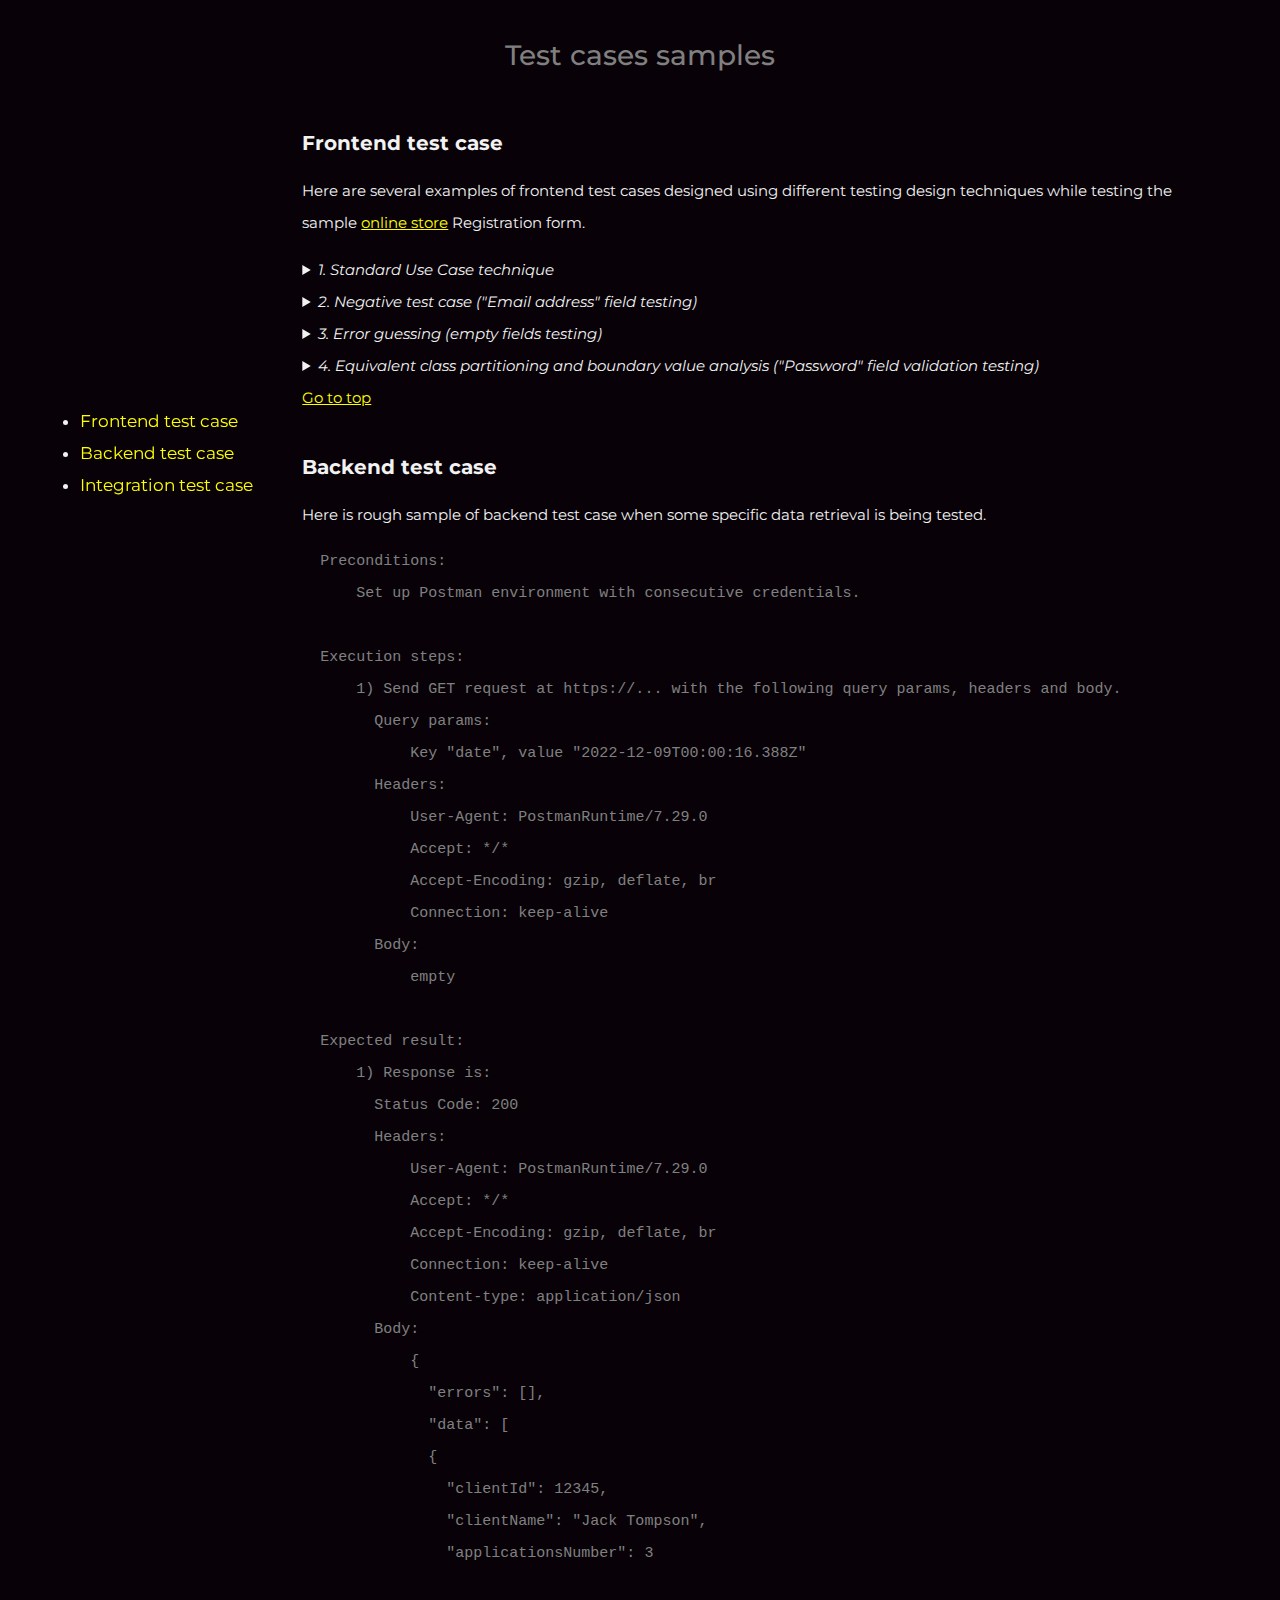
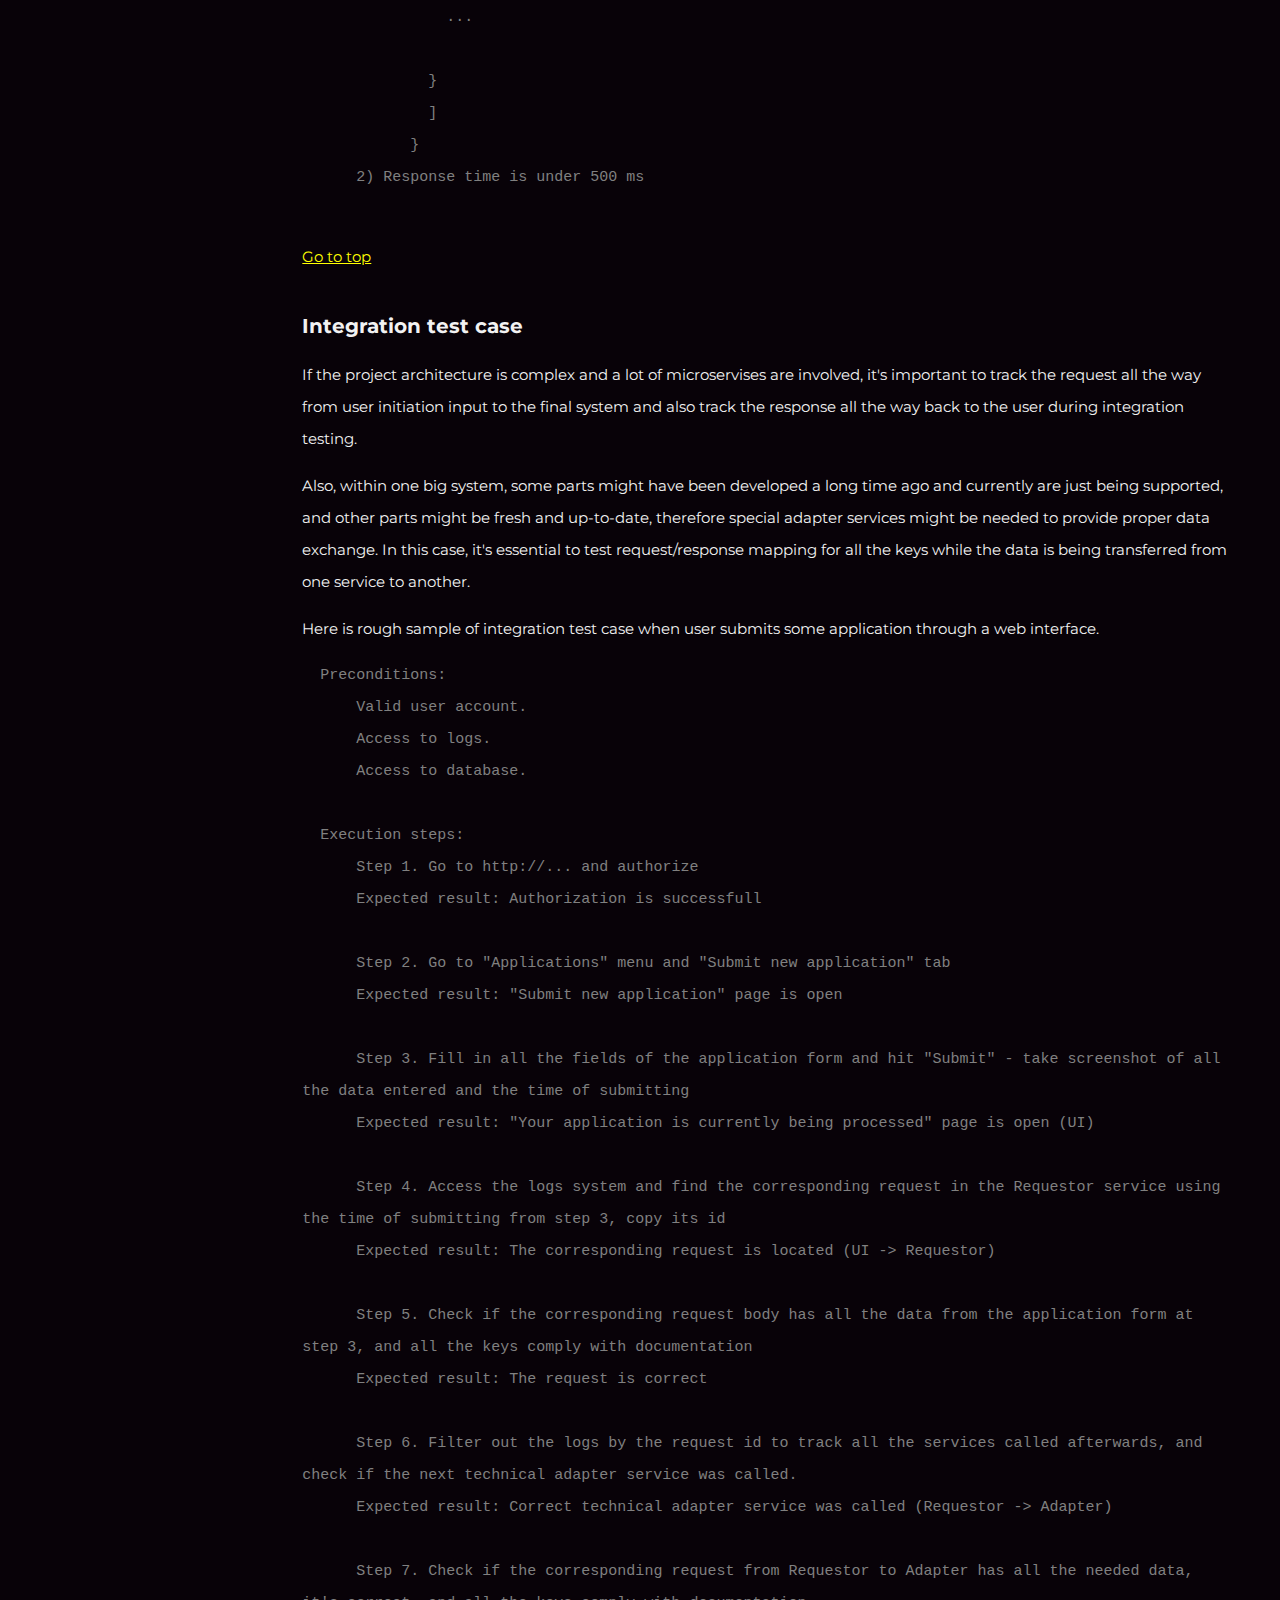
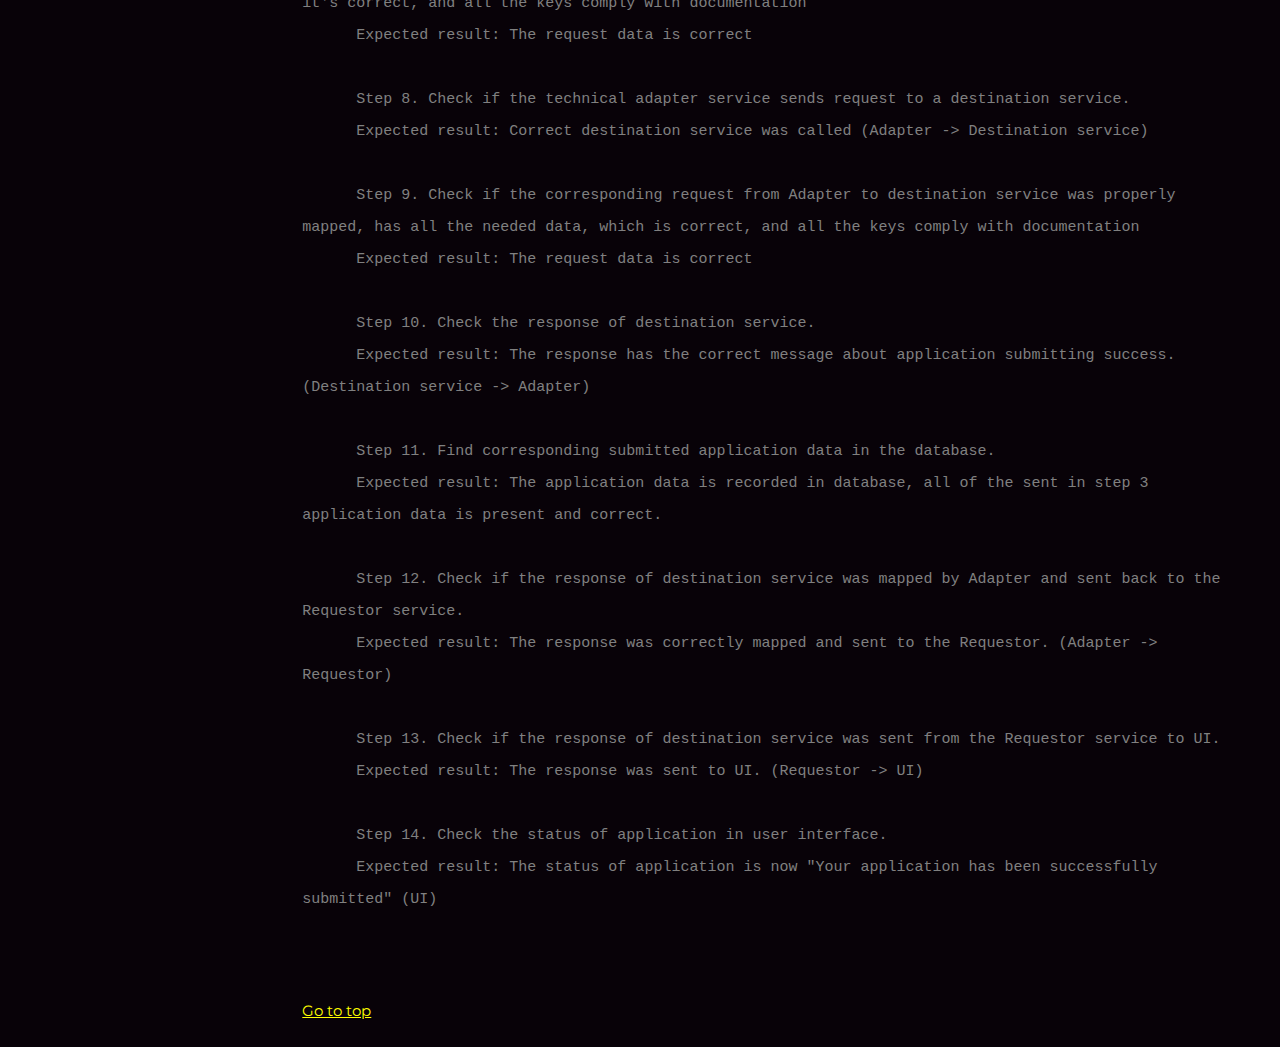
<file: TestCases/index.html>
<!DOCTYPE html>
<html lang="ru">
  <head>
    <meta charset="UTF-8">
    <link rel="stylesheet" href="style.css">
	  <link href="https://fonts.googleapis.com/css?family=Montserrat:400,500,700|Old+Standard+TT&display=swap&subset=cyrillic" rel="stylesheet">
    <title>QA Engineer portfolio</title> 
  </head>

  <body>
    <header class="page-header">
      <div name="top" class="container">
        <h3>Test cases samples</h3>
      </div>
    </header>

    <main>
      <section class="main__contents">
        <ul class="contents">
          <li><a class="link" href="#frontend_test">Frontend test case</a></li>
          <li><a class="link" href="#backend_test">Backend test case</a></li>
          <li><a class="link" href="#integration_test">Integration test case</a></li>
        </ul>
      </section>

      
      <section class="main__tests">
        <div class="main__test">
          <a name="frontend_test"></a>
          <h2>Frontend test case</h2>
          <p>Here are several examples of frontend test cases designed using different testing design techniques while testing the sample <a class="link" href= "http://selenium1py.pythonanywhere.com/en-gb/accounts/login/">online store</a> Registration form.
          </p>
          <details>
            <summary class="italic">1. Standard Use Case technique
            </summary>
            <p><pre class="solution">
Preconditions:
    Access to the database where registered users are stored

Execution:
    Step 1. Go to http://selenium1py.pythonanywhere.com/en-gb/accounts/login/
    Expected result: Log In/Register page is open

    Step 2. Clear the website cache in Devtools console and refresh the page
    Expected result: cache is cleared

    Step 3. Enter valid unique e-mail address into the "Email address" field of the Register form
    Expected result: Entered e-mail address is shown in the "Email address" field

    Step 4. Enter 9 digit password (letters or symbols should be included) into the "Password" field of the Register form
    Expected result: Entered password is hidden behind asterisk symbols in the "Password" field

    Step 5. Repeat 9 digit password in the "Confirm password" field of the Register form
    Expected result: Entered password is hidden behind asterisk symbols in the "Confirm password" field

    Step 6. Hit the "Register" button
    Expected result:  1) Homepage is open
                      2) "Thanks for registering" green banner is being shown above the "Welcome" block
                      3) In the top right corner "Account" and "Logout" options are available (user is authorized)

    Step 7. Click the "Account" option in the top right corner of the Homepage
    Expected result:  1) Profile page is open and "Profile" menu tab is active on the left
                      2) Email address from step 3 is shown in the "Email address" block
                      3) Date and time of the registration in the "Date registered" block are correct

    Step 8. Check if the email address from step 3 is stored in the database table with registered users
    Expected result: New user is successfully stored in database with the email address from step 3
  
Postconditions:
    Delete recently registered user from the database
            </pre></p>
          </details>

          <details>
            <summary class="italic">2. Negative test case ("Email address" field testing)
            </summary>
            <p><pre class="solution">
Preconditions:
    Access to the database where registered users are stored

Execution:
    Step 1. Go to http://selenium1py.pythonanywhere.com/en-gb/accounts/login/
    Expected result: Log In/Register page is open

    Step 2. Clear the website cache in Devtools console and refresh the page
    Expected result: cache is cleared

    Step 3. Enter several letters into the "Email address" field of the Register form
    Expected result: Entered letters are shown in the "Email address" field

    Step 4. Hit the "Register" button
    Expected result: 1) "Please include an '@' in the email address. '[letters from step 3]' is missing an '@'." tooltip shows under the "Email address" field 
                     2) No requests are sent in the Devtools console

    Step 5. Add "@" after the letters in the "Email address" field of the Register form
    Expected result: Entered letters and "@" are shown in the "Email address" field

    Step 6. Hit the "Register" button
    Expected result:  1) "Please enter a part following '@' in the email address. '[letters from step 3]@' is incomplete." tooltip shows under the "Email address" field 
                      2) No requests are sent in the Devtools console

    Step 7. Add several more letters after "@" in the "Email address" field of the Register form
    Expected result: Entered letters and "@" are shown in the "Email address" field

    Step 8. Hit the "Register" button
    Expected result:  1) "Please fill in this field." tooltip shows under the "Password" field 
                      2) No requests are sent in the Devtools console
  
Postconditions:
    Delete recently registered user data from the database if registration was a success
            </pre></p>
          </details>

          <details>
            <summary class="italic">3. Error guessing (empty fields testing)
            </summary>
            <p><pre class="solution">
Preconditions:
    Access to the database where registered users are stored

Execution:
    Step 1. Go to http://selenium1py.pythonanywhere.com/en-gb/accounts/login/
    Expected result: Log In/Register page is open

    Step 2. Clear the website cache in Devtools console and refresh the page
    Expected result: cache is cleared

    Step 3. Hit the "Register" button in the Register form leaving all the fields empty
    Expected result:  1) "Please fill in this field." tooltip shows under the "Email address" field 
                      2) No requests are sent in the Devtools console
  
Postconditions:
    Delete recently registered user data from the database if registration was a success
            </pre></p>
          </details>

          <details>
            <summary class="italic">4. Equivalent class partitioning and boundary value analysis ("Password" field validation testing)
            </summary>
            <p>Password for this online store account has to be at least 9 characters, which means that there are 2 password length partitions - less than and more than 9 characters, and a boundary value of 9 password length characters to be tested.</p>
            <p><pre class="solution">
Preconditions:
    Access to the database where registered users are stored

Execution:
    Step 1. Go to http://selenium1py.pythonanywhere.com/en-gb/accounts/login/
    Expected result: Log In/Register page is open

    Step 2. Clear the website cache in Devtools console and refresh the page
    Expected result: cache is cleared

    Step 3. Enter valid e-mail address into the "Email address" field of the Register form
    Expected result: Entered e-mail address is shown in the "Email address" field

    Step 4. Enter 8 digit password(letters or symbols should be included) into the "Password" field of the Register form
    Expected result: Entered password is hidden behind asterisk symbols in the "Password" field

    Step 5. Repeat 8 digit password in the "Confirm password" field of the Register form
    Expected result: Entered password is hidden behind asterisk symbols in the "Confirm password" field

    Step 6. Hit the "Register" button
    Expected result:  1) "Oops! We found some errors - please check the error messages below and try again" red banner is being shown under the "Register" header of the Register form
                      2) The "Email address" field shows e-mail address from step 3, "Password" and "Confirm password" fields are empty
                      3) The "Confirm password" field has a red border and "Confirm password" text label is also red
                      4) "This password is too short. It must contain at least 9 characters." red text tooltip is being shown under the "Confirm password" field

    Step 7. Enter 9 digit password(letters or symbols should be included) into the "Password" field of the Register form
    Expected result: Entered password is hidden behind asterisk symbols in the "Password" field

    Step 8. Repeat 9 digit password in the "Confirm password" field of the Register form
    Expected result: Entered password is hidden behind asterisk symbols in the "Confirm password" field

    Step 9. Hit the "Register" button
    Expected result:  1) Homepage is open
                      2) "Thanks for registering" green banner is being shown above the "Welcome" block
                      3) In the top right corner "Account" and "Logout" options are available (user is authorized)

    Step 10. Click the "Account" option in the top right corner of the Homepage
    Expected result:  1) Profile page is open and "Profile" menu tab is active on the left
                      2) Email address from step 3 is shown in the "Email address" block
                      3) Date and time of the registration in the "Date registered" block are correct

    Step 11. Check if the email address from step 3 is stored in the database table with registered users
    Expected result: New user is successfully stored in database with the email address from step 3

    Step 12. Clear the website cache in Devtools console and refresh the page
    Expected result: cache is cleared

    Step 13. Go to http://selenium1py.pythonanywhere.com/en-gb/accounts/login/
    Expected result: Log In/Register page is open

    Step 14. Enter new valid e-mail address into the "Email address" field of the Register form
    Expected result: Entered e-mail address is shown in the "Email address" field

    Step 15. Enter 10 digit password(letters or symbols should be included) into the "Password" field of the Register form
    Expected result: Entered password is hidden behind asterisk symbols in the "Password" field

    Step 16. Repeat 10 digit password in the "Confirm password" field of the Register form
    Expected result: Entered password is hidden behind asterisk symbols in the "Confirm password" field

    Step 17. Hit the "Register" button
    Expected result:  1) Homepage is open
                      2) "Thanks for registering" green banner is being shown above the "Welcome" block
                      3) In the top right corner "Account" and "Logout" options are available (user is authorized)

    Step 18. Click the "Account" option in the top right corner of the Homepage
    Expected result:  1) Profile page is open and "Profile" menu tab is active on the left
                      2) Email address from step 14 is shown in the "Email address" block
                      3) Date and time of the registration in the "Date registered" block are correct

    Step 19. Check if the email address from step 14 is stored in the database table with registered users
    Expected result: New user is successfully stored in database with the email address from step 3

    Click the "Account" option in the top right corner of the Homepage
    Expected result:  1) Profile page is open and "Profile" menu tab is active on the left
                      2) Email address from step 14 is shown in the "Email address" block
                      3) Date and time of the registration in the "Date registered" block are correct

    Step 20. Check if the email address from step 14 is stored in the database table with registered users
    Expected result: New user is successfully stored in database with the email address from step 3
  
Postconditions:
    Delete recently registered users from the database

            </pre></p>
          </details>

          
        <a class="link" href="#top">Go to top</a>
        </div>

        <div class="main__test">
          <a name="backend_test"></a>
          <h2>Backend test case</h2>
          <p>Here is rough sample of backend test case when some specific data retrieval is being tested.</p>
          <p><pre class="solution">
  Preconditions:
      Set up Postman environment with consecutive credentials.

  Execution steps:
      1) Send GET request at https://... with the following query params, headers and body.
        Query params:
            Key "date", value "2022-12-09T00:00:16.388Z"
        Headers:
            User-Agent: PostmanRuntime/7.29.0
            Accept: */*
            Accept-Encoding: gzip, deflate, br
            Connection: keep-alive
        Body:
            empty

  Expected result:
      1) Response is:
        Status Code: 200
        Headers:
            User-Agent: PostmanRuntime/7.29.0
            Accept: */*
            Accept-Encoding: gzip, deflate, br
            Connection: keep-alive
            Content-type: application/json
        Body:
            {
              "errors": [],
              "data": [
              {
                "clientId": 12345,
                "clientName": "Jack Tompson",
                "applicationsNumber": 3

                ...

              }
              ]
            }
      2) Response time is under 500 ms
          </pre></p>
          <a class="link" href="#top">Go to top</a>
        </div>

        <div class="main__test">
          <a name="integration_test"></a>
          <h2>Integration test case</h2>
          <p>If the project architecture is complex and a lot of microservises are involved, it's important to track the request all the way from user initiation input to the final system and also track the response all the way back to the user during integration testing.
          </p>
          <p>Also, within one big system, some parts might have been developed a long time ago and currently are just being supported, and other parts might be fresh and up-to-date, therefore special adapter services might be needed to provide proper data exchange. In this case, it's essential to test request/response mapping for all the keys while the data is being transferred from one service to another.
          </p>
          <p>Here is rough sample of integration test case when user submits some application through a web interface.</p>

          <p><pre class="solution">
  Preconditions:
      Valid user account.
      Access to logs.
      Access to database.

  Execution steps:
      Step 1. Go to http://... and authorize  
      Expected result: Authorization is successfull

      Step 2. Go to "Applications" menu and "Submit new application" tab 
      Expected result: "Submit new application" page is open

      Step 3. Fill in all the fields of the application form and hit "Submit" - take screenshot of all the data entered and the time of submitting
      Expected result: "Your application is currently being processed" page is open (UI)

      Step 4. Access the logs system and find the corresponding request in the Requestor service using the time of submitting from step 3, copy its id
      Expected result: The corresponding request is located (UI -> Requestor)

      Step 5. Check if the corresponding request body has all the data from the application form at step 3, and all the keys comply with documentation
      Expected result: The request is correct

      Step 6. Filter out the logs by the request id to track all the services called afterwards, and check if the next technical adapter service was called.
      Expected result: Correct technical adapter service was called (Requestor -> Adapter)

      Step 7. Check if the corresponding request from Requestor to Adapter has all the needed data, it's correct, and all the keys comply with documentation
      Expected result: The request data is correct

      Step 8. Check if the technical adapter service sends request to a destination service.
      Expected result: Correct destination service was called (Adapter -> Destination service)

      Step 9. Check if the corresponding request from Adapter to destination service was properly mapped, has all the needed data, which is correct, and all the keys comply with documentation
      Expected result: The request data is correct

      Step 10. Check the response of destination service.
      Expected result: The response has the correct message about application submitting success. (Destination service -> Adapter)

      Step 11. Find corresponding submitted application data in the database.
      Expected result: The application data is recorded in database, all of the sent in step 3 application data is present and correct.

      Step 12. Check if the response of destination service was mapped by Adapter and sent back to the Requestor service.
      Expected result: The response was correctly mapped and sent to the Requestor. (Adapter -> Requestor)

      Step 13. Check if the response of destination service was sent from the Requestor service to UI.
      Expected result: The response was sent to UI. (Requestor -> UI)

      Step 14. Check the status of application in user interface.
      Expected result: The status of application is now "Your application has been successfully submitted" (UI)
     
          </pre></p>



        <a class="link" href="#top">Go to top</a>
        </div>

      </section>
  </body>
  </html>
</file>
<file: style.css>
body {
  margin: 0;
  min-width: 960px;
  font-family: "Montserrat", "Helvetica", "Arial", sans-serif;
  font-size: 16px;
  line-height: 32px;
  color: #f2f2f2;
  background-color: #080208;
  background-image: url("img/hero-bg.jpg");
  background-repeat: no-repeat;
  background-position: top center;
}

.container {
  max-width: 928px;
  margin: 0 auto;
  padding: 0 16px;
}

.page-header {
  margin: 0 0 180px;
  padding: 32px 0 32px;
}

.page-header .container,
.page-footer .container {
  max-width: 1408px;
  text-align: right;
}

.page-header a {
  margin-left: 56px;
  color: #fea18d;
  text-decoration: none;
  background-repeat: no-repeat;
  background-position: left;
}

.header-email {
  padding-left: 30px;
  background-image: url("img/icon-email.svg");
}

.header-phone {
  padding-left: 25px;
  background-image: url("img/icon-phone.svg");
}

.hero-title {
  margin-bottom: 480px;
}

.hero-title .container {
  max-width: 1408px;
  text-align: center;
}

.hero-title .btn {
  display: block;
  margin: 0 auto;
  width: 30px;
  filter: invert(1);
  cursor: pointer;
}

.btn:hover {
  transition: 1s;
  filter: opacity(100%);
  -webkit-filter: opacity(100%);
}

.heading {
  margin: 0 0 24px;
  font-size: 80px;
  line-height: 96px;
}

.hero-title p {
  margin: 0;
  font-size: 32px;
  line-height: 48px;
}

.intro {
  margin: 0 0 70px;
}

.subheading {
  margin: 0 0 25px;
  font-size: 56px;
  line-height: 80px;
  text-align: center;
}


/*.user-image {
  margin: 0 0 32px;
  text-align: center;
}*/


.intro h3,
.portfolio h3 {
  margin: 30px 0 12px;
  font-size: 28px;
  line-height: 40px;
  font-weight: 500;
}

.intro p {
  margin: 10px 0 10px;
}

.skills-list {
  margin: 0;
  padding: 0;
}

.skills-list dt,
.other-skills {
  padding-left: 32px;
  background-repeat: no-repeat;
  background-position: left;
}

.skill-html {
  background-image: url("img/icon-html.svg");
}

.skill-css {
  background-image: url("img/icon-css.svg");
}

.skill-js {
  background-image: url("img/icon-javascript.svg");
}

.other-skills {
  background-image: url("img/icon-checkmark.svg");
}

.level {
  margin: 4px 0 10px;
  padding: 0;
  height: 14px;
  font-size: 0;
  background-color: #080208;
  border: 1px solid #712073;
  border-radius: 8px;
}

.level div {
  margin: 1px;
  height: 12px;
  background-color: #fea18d;
  border-radius: 6px;
}

.portfolio {
  margin: 0 0 120px;
}

.project-image {
  margin: 0 0 20px;
  text-align: center;
  border: 1px solid #FFFFFF;
}

.button {
  display: inline-block;
  padding: 6px 20px;
  vertical-align: baseline;
  text-decoration: none;
  text-transform: uppercase;
  border-radius: 4px;
  background-color: #712073;
  color: #ffffff;
  margin-bottom: 35px;
}

.page-footer {
  padding: 40px 0;
  background-color: #260c26;
}

.page-footer a {
  margin-left: 56px;
  color: #fea18d;
  text-decoration: none;
  background-repeat: no-repeat;
  background-position: left;
}

.footer-email {
  padding-left: 30px;
  background-image: url("img/icon-email.svg");
}

.footer-phone {
  padding-left: 25px;
  background-image: url("img/icon-phone.svg");
}
</file>
<file: AutomatedTestsCode/style.css>
body {
  margin: 0;
  font-family: "Montserrat", "Helvetica", "Arial", sans-serif;
  font-size: 15px;
  line-height: 32px;
  color: #f2f2f2;
  background-color: #080208;
}

.container {
  max-width: 928px;
  margin: 40px auto;
  padding: 0 16px;
  text-align: center;
}

.container h3 {
  margin: 20px 0 12px;
  font-size: 28px;
  line-height: 30px;
  font-weight: 500;
  color: #808080;
}

main {
  display: flex;
  flex-wrap: wrap;
  justify-content: space-evenly;
}

.main__contents {
  max-width: 300px;
  font-size: 17px;
}

.contents {
  position: -webkit-sticky; /* Safari */
  position: sticky;
  top: 45%;
}

.main__contents a {
  text-decoration: none;
}

.main__tests {
  display: flex;
  flex-flow: column wrap;
}

.main__test {
  max-width: 928px;
  margin: 0 10px 20px 10px;
}

.main__test h2 {
  font-size: 20px;
}

.main__test h1 {
  font-size: 18px;
}

.code {
  color: #808080;
  white-space: break-spaces;
}

.link {
  color: #FFFF00;
}

.link:visited {
  color: #FF8000;
}

@media only screen and (max-width: 700px) {
  body {
    font-size: 14px;
  }

  .container h3 {
    font-size: 21px;
  }

  .main__contents {
    font-size: 16px;
  }

  .main__test h2 {
    font-size: 18px;
  }

  .main__test h1 {
    font-size: 17px;
  }
}
</file>
<file: landing/style.css>
* {
	margin:0;
	padding:0;
}

a {
	text-decoration:none;
}

li {
	list-style:none;
}

body {
	font-family: 'Open Sans', sans-serif;
}

header {
	width:100%;
	background: #000;
	display: flex;
}

.header__logo {
	text-transform: uppercase;
	color:white;
	font-weight: 800;
	font-size: 24px;
	cursor: pointer;
	margin-top: 56px;
	margin-left: 12%;
}

nav {
	margin-top: 56px;
	margin-left: 29%;
}

.topnav a {
	color: #fff;
	text-align: center;
	padding: 12px 16px 9px 16px;
	font-size: 14px;
	font-weight: bold;
}

.topnav a:hover {
	border-bottom: 3px solid #fcac45;
}

.topnav .icon {
	display: none;
}

main {
	display: flex;
	flex-direction: column;
	width: 100%;
}

main .main__welcome {
	background: #000;
	text-align: center;
	padding: 200px 0 410px 0;
}

.main__welcome p {
	color: #d4d4d4;
	font-size: 20px;	
}

.main__welcome h1 {
	color: #999999;
	font-size: 44px;
	font-weight: 300;	
}

.main__welcome h1:after {
	display: none;
}

.mycompany {
	color: #fcac45;
	font-weight: bold;
}

.wrapper {
	width: 76%;
	margin: 0 auto;
}

main .main__about .wrapper {
	display: flex;
	padding: 100px 0 100px 0;
}

.about__right {
	margin-left: 175px;
	text-align: center;
}

.about__right h1 {
	display: inline-block;
	border-bottom: 4px solid #fcac45;
	padding-bottom: 20px;
}

.about__right h1:after {
	display: none;
}

.about__right p {
	margin: 30px 0 50px 0;
	color: #6c6c6c;
}

.about__right ul {
	text-align: left;
}
.about__right li {
	background: url(img/mark.png) 0px no-repeat;
	padding-left: 20px;
	margin-top: 10px;
	color: #5a5a5a;
}

.semibold {
	font-weight: 600;
}

.mw-100 {
	min-width: 100%;
}

.main__team {
	background: #000;
	text-align: center;
	padding: 100px 0 165px 0;
	color: #fff;
}
	
.main__team h1 {
	font-size: 44px;
	padding-bottom: 100px;
}

.team__cards {
	display: flex;
}

.photo {
	background: #d7d7d7;
	width: 125px;
	height: 125px;
	border-radius: 50%;
	margin: 20px auto;

}

.card {
	margin: 0 20px;
}

.name {
	font-size: 20px;
	font-weight: bold;
	margin-bottom: 7px;
}

.position {
	font-size: 16px;
	margin-bottom: 35px;
}

.about__position {
	font-size: 14px;
}

.services__cards {
	text-align: center;
	display: grid;
	grid-template-columns: auto auto auto auto;
	grid-column-gap: 20px;
}

.main__services h1 {
	font-size: 44px;
	font-weight: 600;
	text-align: center;
	padding: 100px 0 60px 0;
}

.main__services p {
	color: #6c6c6c;
	margin-bottom: 100px;
	text-align: center;
}

.services__card h4 {
	font-weight: 600;
	margin: 20px 0 15px 0;
}

.main__clients {
	background: #000;
	padding: 100px 0 205px 0;
	color: #fff;
	text-align: center;
}

.main__clients h1 {
	font-size: 44px;
	font-weight: 300;
	margin-bottom: 85px;
}

.main__clients img {
	margin: 10px 30px 0 0;
}

.main__work {
	text-align: center;
	padding: 100px 0 100px 0;
}

.main__work h1 {
	font-size: 44px;
	font-weight: 100;
	margin-bottom: 30px;
}

.main__work p {
	margin: 60px 0 175px 0;
	color: #6c6c6c;
}

.main__work img{
	margin:0 10px 10px 0;
}

.main__work img:hover {
	opacity: 0.9;
}

.main__testimonials {
	background: #000;
	text-align: center;
	color: #fff;
	padding-bottom: 170px;
}

.main__testimonials h1 {
	font-size: 44px;
	font-weight: 300;
	margin: 100px 0 30px 0;
}

.main__testimonials p.testimonial {
	font-size: 18px;
	text-transform: uppercase;
	margin: 115px 0 50px 0;
	color: #e7e7e7;
}

.main__testimonials p.client {
	font-size: 18px;
	font-weight: 300;
	color: #b2b2b2;
}

.contact__form {
	padding: 100px 0 60px 0;
}

.contact__form h1,p {
	text-align: center;
}

.contact__form h1 {
	font-size: 44px;
	color: #000;
	margin-bottom: 70px;
}

.contact__wrapper {
	width: 51%;
	margin: 0 auto;
	color: #636363;
}

.red {
	color: red;
}

form p {
	text-align: left;
}

.form__inputs {
	margin-top: 100px;
	display: grid;
	grid-template-columns: auto auto;
	grid-column-gap: 23px;
}

input {
	width: 100%;
	height: 40px;
	font-size: 20px;
	margin-bottom: 30px;
}

textarea {
	width: 100%;
	height: 163px;
}

input, textarea {
	border: 1px solid #999999;
	margin-top: 5px;
}

.button__block {
	display: flex;
	justify-content: flex-end;
}

input[type="submit"] {
	width: 165px;
	height: 40px;
	background: #fcac45;
	color: #fff;
	margin: 20px 0 0 0;
	border:none;
	font-size: 16px;
	font-weight: 600;
}

.top__button {
	width: 90px;
	background: #999999;
	opacity: 0.4;
	padding: 10px;
	margin-right: 10px;
	display: flex;
	align-self: end;
}

.top__button a {
	color: #000;
}

h1:after {
	content: "";
	display: block;
	margin: 0 auto;
	width: 100px;
	padding-top: 22px;
	border-bottom: 3px solid #fcac45;
}

footer {
	width: 100%;
	height: auto;
	background: #222222;
}

.social .wrapper {
	display: flex;
	justify-content: center;	
}

.social img {
	margin-left: 12px;
	padding: 30px 0 30px 0;
}

.social img:hover {
	opacity: 0.6;
}


@media screen and (max-width: 1300px) {
	nav{
		margin-left: 20%;
	}

	.about__right {
		margin-left: 115px;
	}

	.line1 img:last-child {
		display: none;
	}

	.line2 img:last-child {
		display: none;
	}

	.line3 img:last-child {
		display: none;
	}
}

@media screen and (max-width: 1127px) {
	nav{
		margin-left: 10%;
	}

	.about__right {
		margin-left: 75px;
	}

	.line1 img:nth-child(3),
	.line1 img:nth-child(4) {
		display: none;
	}

	.line2 img:nth-child(3),
	.line2 img:nth-child(4) {
		display: none;
	}

	.line3 img:nth-child(3),
	.line3 img:nth-child(4) {
		display: none;
	}
}

@media screen and (max-width: 1010px) {
	.topnav a {
		display: none;
	}

	.topnav a.icon {
		float: right;
		margin-top: -17px;
		display: block;
		color: #fff;
		font-size: 25px;
	}

	nav {
		width: 100%;
	}

	.topnav.responsive{
		position: relative;
		top: 50px;
		left: -200px;
	}

	header .topnav.responsive{
		height: 340px;
	}

	.topnav.responsive a.icon{
		position: absolute;
		top: -50px;
		right: -200px;
	}

	.topnav.responsive a{
		float: none;
		display: block;
		text-align: left;
		padding: 8px 16px 5px 16px;
		border-bottom: 3px solid #000;
	}

	.topnav a:hover {
		border-bottom: 3px solid #fcac45;
	}

	main .main__welcome {
		padding: 50px 0 120px 0;
	}

	main .main__welcome p {
		font-size: 14px;
	}

	main .main__welcome h1 {
		font-size: 25px;
	}

	.mw-100 {
		max-width: 100%;
	}

	.main__about .wrapper {
		flex-direction: column;
	}

	.about__right {
		text-align: center;
		margin-left: 0;
	}

	.about__right li {
		text-align: left;
	}

	.about__right h1 {
		font-size: 25px;
		margin-top: 40px;
	}

	.main__team h1 {
		font-size: 33px;
		padding-bottom: 40px;
	}

	.team__cards {
		flex-direction: column;
	}

	.card {
		margin-top: 30px;
	}

	.position {
		margin-bottom: 20px;
	}

	.main__services h1 {
		font-size: 33px;
		padding-bottom: 50px;	
	}

	.main__services p {
		margin-bottom: 65px;
	}
	
	.services__cards {
		grid-template-columns: auto;
	}

	.main__clients {
		padding-bottom: 160px;
	}

	.main__clients h1 {
		font-size: 33px;
	}

	.main__clients img {
		margin: 15px 25px 0 0;
	}

	.main__work h1 {
		font-size: 33px;
	}

	.main__work p {
		margin-bottom: 105px;	
	}

	.line1 img:not(:first-child) {
		display: none;
	}

	.line2 img:not(:first-child) {
		display: none;
	}

	.line3 img:not(:first-child) {
		display: none;
	}

	.main__testimonials {
		padding-bottom: 120px;
	}

	.main__testimonials h1 {
		font-size: 33px;
	}

	.main__testimonials p.testimonial {
		margin-top: 70px;
	}

	.contact__form h1 {
		font-size: 33px;
	}

	.form__inputs {
		grid-template-columns: auto;
		margin-top: 60px;
	}

}
</file>
<file: LandingFlex/style.css>
* {
	margin:0;
	padding:0;
}

a {
	text-decoration:none;
}

li {
	list-style:none;
}

body {
	font-family: 'Open Sans', sans-serif;
}

header {
	display: flex;
	width:100%;
	background: #000;
}

.header__logo {
	margin-top: 56px;
	margin-left: 12%;
	text-transform: uppercase;
	color:white;
	font-weight: 800;
	font-size: 24px;
	cursor: pointer;
	}

nav {
	margin-top: 56px;
	margin-left: 29%;
}

.topnav a {
	text-align: center;
	padding: 12px 16px 9px 16px;
	color: #fff;
	font-size: 14px;
	font-weight: bold;
}

.topnav a:hover {
	border-bottom: 3px solid #fcac45;
}

.topnav .icon {
	display: none;
}

main {
	display: flex;
	flex-direction: column;
	width: 100%;
}

main .main__welcome {
	padding: 200px 0 410px 0;
	text-align: center;
	background: #000;
}

.main__welcome p {
	font-size: 20px;	
	color: #d4d4d4;
}

.main__welcome h1 {
	color: #999999;
	font-size: 44px;
	font-weight: 300;	
}

.main__welcome h1:after {
	display: none;
}

.mycompany {
	color: #fcac45;
	font-weight: bold;
}

.wrapper {
	width: 76%;
	margin: 0 auto;
}

main .main__about .wrapper {
	display: flex;
	padding: 100px 0 100px 0;
}

.about__right {
	margin-left: 175px;
	text-align: center;
}

.about__right h1 {
	display: inline-block;
	padding-bottom: 20px;
	border-bottom: 4px solid #fcac45;
}

.about__right h1:after {
	display: none;
}

.about__right p {
	margin: 30px 0 50px 0;
	color: #6c6c6c;
}

.about__right ul {
	text-align: left;
}

.about__right li {
	padding-left: 20px;
	margin-top: 10px;
	background: url(img/mark.png) 0px no-repeat;
	color: #5a5a5a;
}

.semibold {
	font-weight: 600;
}

.mw-100 {
	min-width: 100%;
}

.main__team {
	padding: 100px 0 165px 0;
	background: #000;
	text-align: center;
	color: #fff;
}
	
.main__team h1 {
	padding-bottom: 100px;
	font-size: 44px;
}

.team__cards {
	display: flex;
}

.photo {
	width: 125px;
	height: 125px;
	margin: 20px auto;
	border-radius: 50%;
	background: #d7d7d7;
}

.card {
	margin: 0 20px;
}

.name {
	margin-bottom: 7px;
	font-size: 20px;
	font-weight: bold;
}

.position {
	margin-bottom: 35px;
	font-size: 16px;
	
}

.about__position {
	font-size: 14px;
}

.services__cards {
	display: grid;
	grid-template-columns: auto auto auto auto;
	grid-column-gap: 20px;
	text-align: center;
}

.main__services h1 {
	padding: 100px 0 60px 0;
	font-size: 44px;
	font-weight: 600;
	text-align: center;
}

.main__services p {
	margin-bottom: 100px;
	color: #6c6c6c;
	text-align: center;
}

.services__card h4 {
	margin: 20px 0 15px 0;
	font-weight: 600;
}

.main__clients {
	padding: 100px 0 205px 0;
	background: #000;
	color: #fff;
	text-align: center;
}

.main__clients h1 {
	margin-bottom: 85px;
	font-size: 44px;
	font-weight: 300;
}

.main__clients img {
	margin: 10px 30px 0 0;
}

.main__work {
	padding: 100px 0 100px 0;
	text-align: center;
}

.main__work h1 {
	margin-bottom: 30px;
	font-size: 44px;
	font-weight: 100;
}

.main__work p {
	margin: 60px 0 175px 0;
	color: #6c6c6c;
}

.main__work img{
	margin:0 10px 10px 0;
}

.main__work img:hover {
	opacity: 0.9;
}

.main__testimonials {
	padding-bottom: 170px;
	background: #000;
	text-align: center;
	color: #fff;
}

.main__testimonials h1 {
	margin: 100px 0 30px 0;
	font-size: 44px;
	font-weight: 300;
}

.main__testimonials p.testimonial {
	margin: 115px 0 50px 0;
	text-transform: uppercase;
	font-size: 18px;
	color: #e7e7e7;
}

.main__testimonials p.client {
	font-size: 18px;
	font-weight: 300;
	color: #b2b2b2;
}

.contact__form {
	padding: 100px 0 60px 0;
}

.contact__form h1,p {
	text-align: center;
}

.contact__form h1 {
	margin-bottom: 70px;
	font-size: 44px;
	color: #000;
}

.contact__wrapper {
	width: 51%;
	margin: 0 auto;
	color: #636363;
}

.red {
	color: red;
}

form p {
	text-align: left;
}

.form__inputs {
	display: grid;
	grid-template-columns: auto auto;
	grid-column-gap: 23px;
	margin-top: 100px;
}

input {
	margin-bottom: 30px;
	width: 100%;
	height: 40px;
	font-size: 20px;
}

textarea {
	width: 100%;
	height: 163px;
}

input, textarea {
	margin-top: 5px;
	border: 1px solid #999999;
}

.button__block {
	display: flex;
	justify-content: flex-end;
}

input[type="submit"] {
	width: 165px;
	height: 40px;
	margin: 20px 0 0 0;
	background: #fcac45;
	color: #fff;
	border:none;
	font-size: 16px;
	font-weight: 600;
}

.top__button {
	display: flex;
	align-self: end;
	width: 90px;
	padding: 10px;
	margin-right: 10px;
	background: #999999;
	opacity: 0.4;
}

.top__button a {
	color: #000;
}

h1:after {
	content: "";
	display: block;
	margin: 0 auto;
	width: 100px;
	padding-top: 22px;
	border-bottom: 3px solid #fcac45;
}

footer {
	width: 100%;
	height: auto;
	background: #222222;
}

.social .wrapper {
	display: flex;
	justify-content: center;	
}

.social img {
	margin-left: 12px;
	padding: 30px 0 30px 0;
}

.social img:hover {
	opacity: 0.6;
}


@media screen and (max-width: 1300px) {
	nav{
		margin-left: 20%;
	}

	.about__right {
		margin-left: 115px;
	}

	.line1 img:last-child {
		display: none;
	}

	.line2 img:last-child {
		display: none;
	}

	.line3 img:last-child {
		display: none;
	}
}

@media screen and (max-width: 1127px) {
	nav{
		margin-left: 10%;
	}

	.about__right {
		margin-left: 75px;
	}

	.line1 img:nth-child(3),
	.line1 img:nth-child(4) {
		display: none;
	}

	.line2 img:nth-child(3),
	.line2 img:nth-child(4) {
		display: none;
	}

	.line3 img:nth-child(3),
	.line3 img:nth-child(4) {
		display: none;
	}
}

@media screen and (max-width: 1010px) {
	.topnav a {
		display: none;
	}

	.topnav a.icon {
		float: right;
		display: block;
		margin-top: -17px;
		color: #fff;
		font-size: 25px;
	}

	nav {
		width: 100%;
	}

	.topnav.responsive{
		position: relative;
		top: 50px;
		left: -200px;
	}

	header .topnav.responsive{
		height: 340px;
	}

	.topnav.responsive a.icon{
		position: absolute;
		top: -50px;
		right: -200px;
	}

	.topnav.responsive a{
		float: none;
		display: block;
		padding: 8px 16px 5px 16px;
		border-bottom: 3px solid #000;	
		text-align: left;
	}

	.topnav a:hover {
		border-bottom: 3px solid #fcac45;
	}

	main .main__welcome {
		padding: 50px 0 120px 0;
	}

	main .main__welcome p {
		font-size: 14px;
	}

	main .main__welcome h1 {
		font-size: 25px;
	}

	.mw-100 {
		max-width: 100%;
	}

	.main__about .wrapper {
		flex-direction: column;
	}

	.about__right {
		text-align: center;
		margin-left: 0;
	}

	.about__right li {
		text-align: left;
	}

	.about__right h1 {
		margin-top: 40px;
		font-size: 25px;
	}

	.main__team h1 {
		padding-bottom: 40px;
		font-size: 33px;
	}

	.team__cards {
		flex-direction: column;
	}

	.card {
		margin-top: 30px;
	}

	.position {
		margin-bottom: 20px;
	}

	.main__services h1 {
		padding-bottom: 50px;
		font-size: 33px;	
	}

	.main__services p {
		margin-bottom: 65px;
	}
	
	.services__cards {
		grid-template-columns: auto;
	}

	.main__clients {
		padding-bottom: 160px;
	}

	.main__clients h1 {
		font-size: 33px;
	}

	.main__clients img {
		margin: 15px 25px 0 0;
	}

	.main__work h1 {
		font-size: 33px;
	}

	.main__work p {
		margin-bottom: 105px;	
	}

	.line1 img:not(:first-child) {
		display: none;
	}

	.line2 img:not(:first-child) {
		display: none;
	}

	.line3 img:not(:first-child) {
		display: none;
	}

	.main__testimonials {
		padding-bottom: 120px;
	}

	.main__testimonials h1 {
		font-size: 33px;
	}

	.main__testimonials p.testimonial {
		margin-top: 70px;
	}

	.contact__form h1 {
		font-size: 33px;
	}

	.form__inputs {
		grid-template-columns: auto;
		margin-top: 60px;
	}

}
</file>
<file: TestCases/style.css>
body {
  margin: 0;
  font-family: "Montserrat", "Helvetica", "Arial", sans-serif;
  font-size: 15px;
  line-height: 32px;
  color: #f2f2f2;
  background-color: #080208;
}

.container {
  max-width: 928px;
  margin: 40px auto;
  padding: 0 16px;
  text-align: center;
}

.container h3 {
  margin: 20px 0 12px;
  font-size: 28px;
  line-height: 30px;
  font-weight: 500;
  color: #808080;
}

main {
  display: flex;
  flex-wrap: wrap;
  justify-content: space-evenly;
}

.main__contents {
  max-width: 300px;
  font-size: 17px;
}

.contents {
  position: -webkit-sticky; /* Safari */
  position: sticky;
  top: 45%;
}

.main__contents a {
  text-decoration: none;
}

.main__tests {
  display: flex;
  flex-flow: column wrap;
}

.main__test {
  max-width: 928px;
  margin: 0 10px 20px 10px;
}

.main__test h2 {
  font-size: 20px;
}

.main__test h1 {
  font-size: 18px;
}

.italic {
  font-style: italic;
}

.solution {
  color: #808080;
  white-space: break-spaces;
}

.link {
  color: #FFFF00;
}

.link:visited {
  color: #FF8000;
}

@media only screen and (max-width: 700px) {
  body {
    font-size: 14px;
  }

  .main__contents {
    font-size: 16px;
  }

  .main__test h2 {
    font-size: 18px;
  }

  .main__test h1 {
    font-size: 17px;
  }
}
</file>
